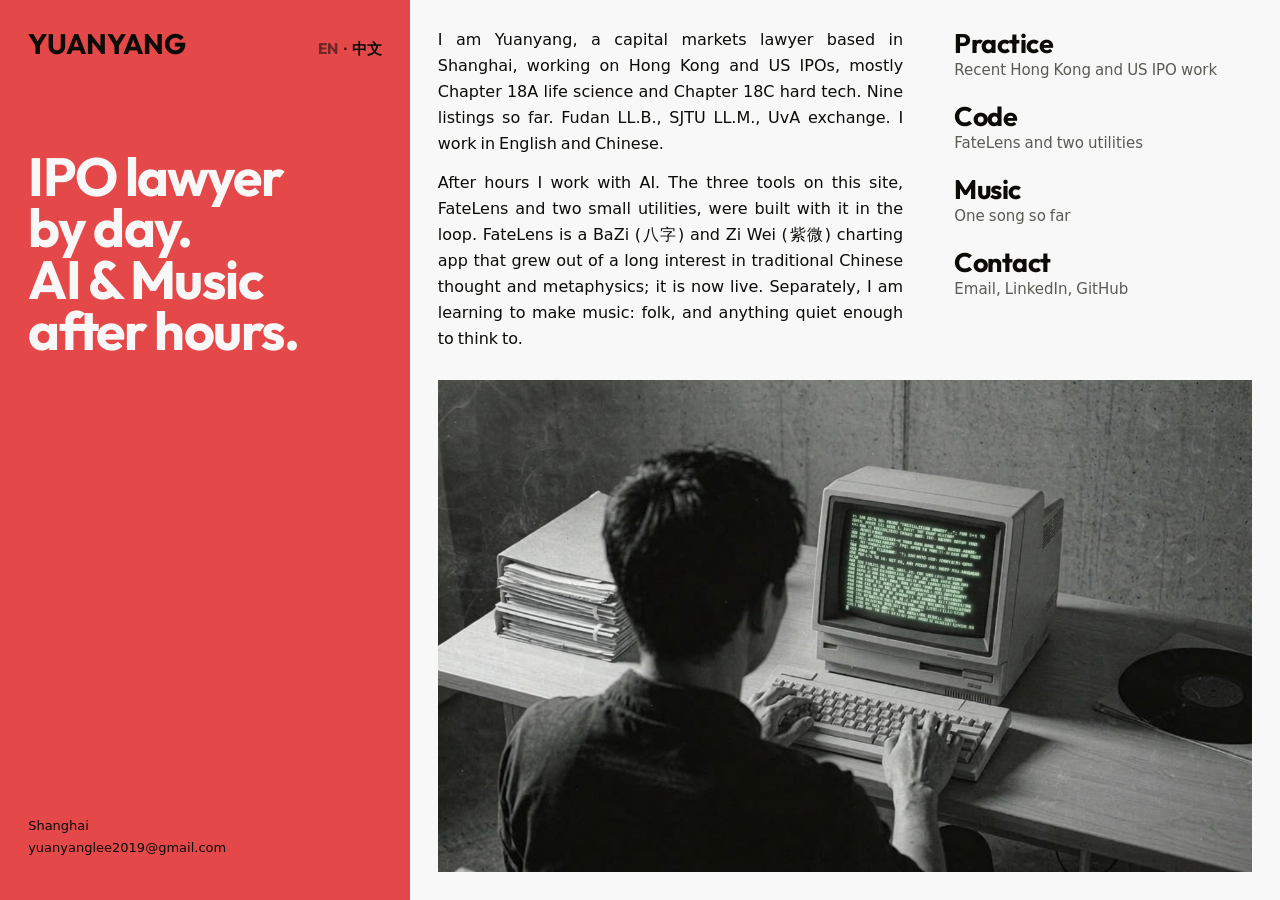
<file: index.html>
<!doctype html>
<html lang="en">
<head>
<meta charset="utf-8">
<meta name="viewport" content="width=device-width, initial-scale=1">
<title>Yuanyang — Capital Markets Lawyer</title>
<meta name="description" content="Yuanyang is a capital markets lawyer based in Shanghai, working mainly on Hong Kong and US IPOs, mostly Chapter 18A life science and Chapter 18C hard tech. After hours he builds small offline tools and is learning to make music.">
<meta property="og:type" content="profile">
<meta property="og:title" content="Yuanyang — Capital Markets Lawyer">
<meta property="og:url" content="https://yuanyang.loc.cc/">
<meta property="og:image" content="https://yuanyang.loc.cc/assets/og.jpg">
<meta property="og:image:width" content="1200">
<meta property="og:image:height" content="630">
<meta name="twitter:card" content="summary_large_image">
<meta name="twitter:title" content="Yuanyang — Capital Markets Lawyer">
<meta name="twitter:image" content="https://yuanyang.loc.cc/assets/og.jpg">
<link rel="alternate" hreflang="en" href="https://yuanyang.loc.cc/">
<link rel="alternate" hreflang="zh-Hans" href="https://yuanyang.loc.cc/zh/">
<link rel="alternate" hreflang="x-default" href="https://yuanyang.loc.cc/">
<link rel="icon" href="assets/favicon-32.png" sizes="32x32">
<link rel="apple-touch-icon" href="assets/apple-touch-icon.png">
<style>
  @font-face{font-family:'Outfit';font-style:normal;font-weight:700;font-display:swap;
    src:url('assets/fonts/outfit-700.woff2') format('woff2')}
  @font-face{font-family:'Atkinson Hyperlegible';font-style:normal;font-weight:400;font-display:swap;
    src:url('assets/fonts/atkinson-hyperlegible-400.woff2') format('woff2')}
  @font-face{font-family:'Atkinson Hyperlegible';font-style:normal;font-weight:700;font-display:swap;
    src:url('assets/fonts/atkinson-hyperlegible-700.woff2') format('woff2')}
  @font-face{font-family:'Atkinson Hyperlegible';font-style:italic;font-weight:400;font-display:swap;
    src:url('assets/fonts/atkinson-hyperlegible-400-italic.woff2') format('woff2')}

  :root{
    --red:#E44849; --paper:#F8F8F8; --ink:#0C0B07; --muted:#5B5A55;
    --display:"Outfit","Segoe UI",Roboto,"Helvetica Neue",Arial,sans-serif;
    --base:"Atkinson Hyperlegible",system-ui,sans-serif;
    --gutter:clamp(20px,2.2vw,36px);
  }
  *{box-sizing:border-box}
  html,body{margin:0;height:100%}
  body{
    background:var(--paper); color:var(--ink);
    font-family:var(--base); font-size:clamp(16px,1.1vw,17px); line-height:1.62;
    -webkit-font-smoothing:antialiased; overflow:hidden;
  }
  a{color:inherit}

  .hero{display:grid;grid-template-columns:32% 68%;height:100svh}

  /* left: the field of colour */
  .block{
    background:var(--red); padding:var(--gutter);
    display:flex; flex-direction:column; container-type:inline-size;
  }
  .wordmark{
    font-family:var(--display); font-weight:700;
    font-size:clamp(22px,2.2vw,30px); letter-spacing:-.01em;
    text-transform:uppercase; margin:0; line-height:1.15;
  }
  .brand-row{display:flex;align-items:baseline;justify-content:space-between;gap:16px;flex-wrap:wrap}
  .wordmark a{text-decoration:none}
  .lang{margin:0;font-family:var(--display);font-weight:700;
        font-size:clamp(14px,1.2vw,16px);letter-spacing:-.01em;line-height:1.15;
        color:rgba(12,11,7,.72);white-space:nowrap}
  .lang a{text-decoration:none;color:var(--ink)}
  .lang a:hover,.lang a:focus-visible{text-decoration:underline;text-underline-offset:4px}
  .lang a[aria-current="true"]{opacity:.55;pointer-events:none}
  .lang .sep{margin:0 .35em}
  .wordmark a:hover{text-decoration:underline;text-underline-offset:4px}
  .claim{
    font-family:var(--display); font-weight:700; font-size:15.2cqi;
    line-height:.96; letter-spacing:-.03em; color:var(--paper);
    margin:clamp(56px,10vh,110px) 0 0;
  }
  .claim span{display:block}
  .block-foot{margin-top:auto;font-size:13px;line-height:1.7;color:var(--ink)}
  .block-foot a{text-decoration:none}
  .block-foot a:hover{text-decoration:underline;text-underline-offset:3px}

  /* right: paragraph and the four doors side by side, the room below */
  .page{
    padding:var(--gutter); display:flex; flex-direction:column;
    gap:clamp(20px,3vh,36px); min-height:0;
  }
  .top-row{
    display:grid; grid-template-columns:minmax(0,1.22fr) minmax(230px,.78fr);
    gap:clamp(24px,4vw,72px); align-items:start;
  }
  .copy{max-width:62ch}
  .copy p{margin:0;text-align:justify}
  .copy p + p{margin-top:.85em}
  .nav{display:grid;gap:clamp(12px,2vh,20px);justify-items:start;margin:0}
  .nav a{
    display:grid; gap:1px; text-decoration:none;
    padding-bottom:2px;
  }
  .nav .t{
    font-family:var(--display); font-weight:700;
    font-size:clamp(21px,2.1vw,28px); letter-spacing:-.02em; line-height:1.15;
  }
  .nav .d{font-size:15px;color:var(--muted);line-height:1.4}
  .nav a:hover .t,.nav a:focus-visible .t{color:var(--red)}
  .nav a:hover .t{text-decoration:underline;text-underline-offset:6px}
  .nav a:hover .d{color:var(--ink)}

  .shot{margin:0;flex:1 1 auto;min-height:0;overflow:hidden}
  .shot img{display:block;width:100%;height:100%;object-fit:cover;object-position:center 45%}

  @media (prefers-reduced-motion:no-preference){
    .rise{animation:rise .7s cubic-bezier(.2,.7,.2,1) both}
    .rise:nth-of-type(2){animation-delay:.07s}
    .rise:nth-of-type(3){animation-delay:.14s}
    .rise:nth-of-type(4){animation-delay:.21s}
    @keyframes rise{from{opacity:0;transform:translateY(14px)}to{opacity:1;transform:none}}
  }

  @media (max-width:980px){
    .top-row{grid-template-columns:1fr;gap:clamp(20px,4vw,32px)}
    .top-row .nav{order:-1}
  }
  @media (max-width:820px){
    html,body{height:auto}
    body{overflow:auto}
    .hero{grid-template-columns:1fr;height:auto;min-height:100svh}
    .block{padding:var(--gutter) var(--gutter) clamp(28px,6vh,48px);container-type:normal}
    .claim{font-size:clamp(36px,10.6vw,62px);margin:clamp(64px,9vh,88px) 0 0}
    .block-foot{margin-top:clamp(28px,6vh,48px)}
    .page{padding:var(--gutter);gap:clamp(20px,3vh,28px)}
    .nav{gap:14px}
    .shot{flex:0 0 auto}
    .shot img{height:44svh}
  }
</style>
</head>
<body>
<main class="hero">
  <div class="block">
    <div class="brand-row rise">
      <p class="wordmark"><a href="/">Yuanyang</a></p>
      <p class="lang" aria-label="Language">
        <a href="index.html" aria-current="true" lang="en">EN</a><span class="sep" aria-hidden="true">·</span><a href="zh/index.html" lang="zh-Hans">中文</a>
      </p>
    </div>
    <h1 class="claim">
      <span class="rise">IPO lawyer</span>
      <span class="rise">by day.</span>
      <span class="rise">AI &amp; Music</span>
      <span class="rise">after hours.</span>
    </h1>
    <p class="block-foot rise">Shanghai<br><a href="mailto:yuanyanglee2019@gmail.com">yuanyanglee2019@gmail.com</a></p>
  </div>

  <div class="page">
    <div class="top-row">
      <div class="copy rise">
        <p>I am Yuanyang, a capital markets lawyer based in Shanghai, working on Hong Kong and US IPOs, mostly Chapter 18A life science and Chapter 18C hard tech. Nine listings so far. Fudan LL.B., SJTU LL.M., UvA exchange. I work in English and Chinese.</p>
        <p>After hours I work with AI. The three tools on this site, FateLens and two small utilities, were built with it in the loop. FateLens is a BaZi (八字) and Zi Wei (紫微) charting app that grew out of a long interest in traditional Chinese thought and metaphysics; it is now live. Separately, I am learning to make music: folk, and anything quiet enough to think to.</p>
      </div>

      <nav class="nav rise" aria-label="Main">
        <a href="practice.html"><span class="t">Practice</span><span class="d">Recent Hong Kong and US IPO work</span></a>
        <a href="code.html"><span class="t">Code</span><span class="d">FateLens and two utilities</span></a>
        <a href="music.html"><span class="t">Music</span><span class="d">One song so far</span></a>
        <a href="contact.html"><span class="t">Contact</span><span class="d">Email, LinkedIn, GitHub</span></a>
      </nav>
    </div>

    <figure class="shot rise">
      <img src="assets/screen-final.jpg" alt="" width="1280" height="720">
    </figure>
  </div>
</main>
</body>
</html>
</file>
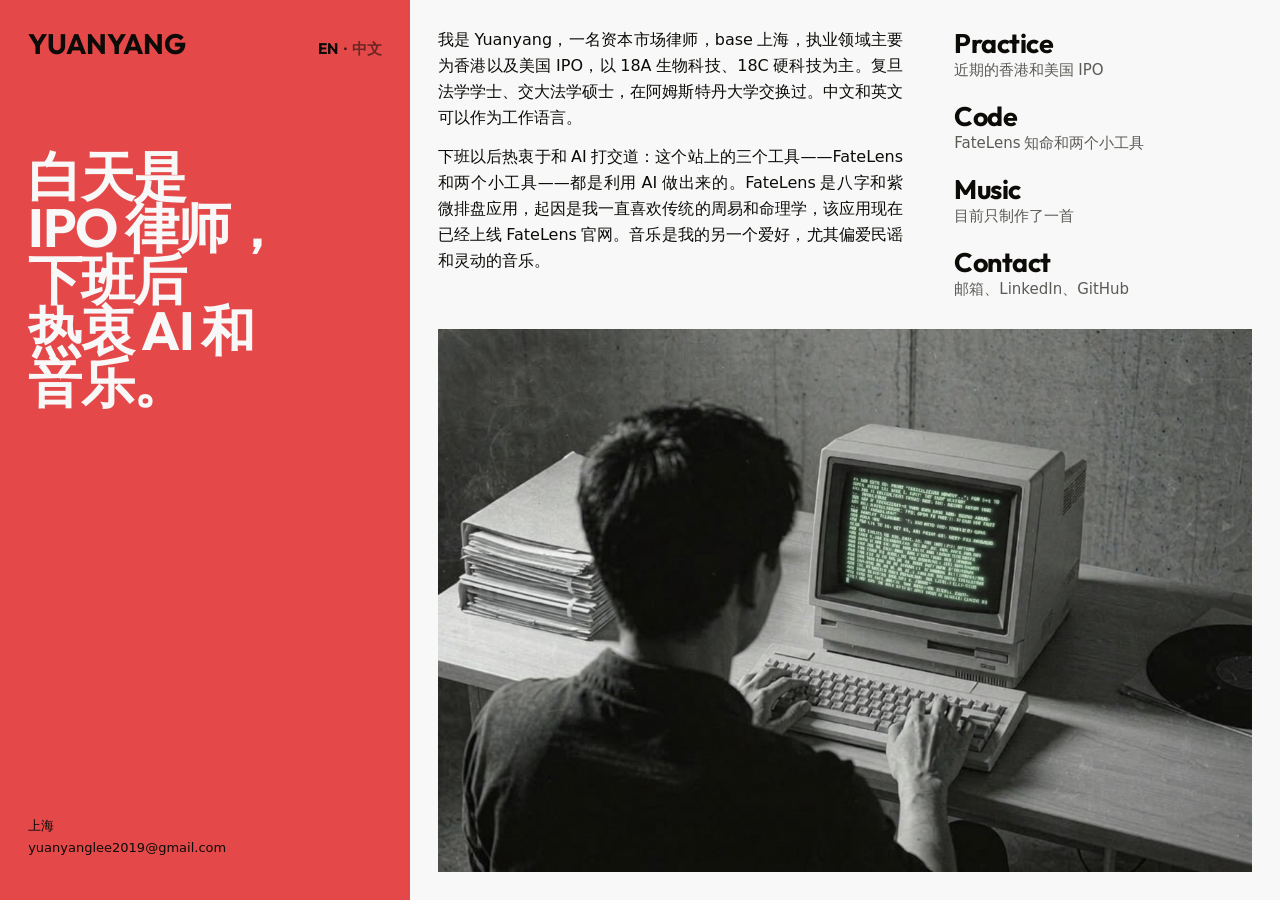
<file: zh/index.html>
<!doctype html>
<html lang="zh-Hans">
<head>
<meta charset="utf-8">
<meta name="viewport" content="width=device-width, initial-scale=1">
<title>Yuanyang — 资本市场律师</title>
<meta name="description" content="Yuanyang，资本市场律师，主要 base 上海，执业领域主要为香港以及美国 IPO，以 18A 生物科技、18C 硬科技为主。下班做小工具，正在学习制作音乐。">
<meta property="og:type" content="profile">
<meta property="og:title" content="Yuanyang — 资本市场律师">
<meta property="og:url" content="https://yuanyang.loc.cc/zh/">
<meta property="og:image" content="https://yuanyang.loc.cc/assets/og.jpg">
<meta property="og:image:width" content="1200">
<meta property="og:image:height" content="630">
<meta name="twitter:card" content="summary_large_image">
<meta name="twitter:title" content="Yuanyang — 资本市场律师">
<meta name="twitter:image" content="https://yuanyang.loc.cc/assets/og.jpg">
<link rel="alternate" hreflang="en" href="https://yuanyang.loc.cc/">
<link rel="alternate" hreflang="zh-Hans" href="https://yuanyang.loc.cc/zh/">
<link rel="alternate" hreflang="x-default" href="https://yuanyang.loc.cc/">
<link rel="icon" href="../assets/favicon-32.png" sizes="32x32">
<link rel="apple-touch-icon" href="../assets/apple-touch-icon.png">
<style>
  @font-face{font-family:'Outfit';font-style:normal;font-weight:700;font-display:swap;
    src:url('../assets/fonts/outfit-700.woff2') format('woff2')}
  @font-face{font-family:'Atkinson Hyperlegible';font-style:normal;font-weight:400;font-display:swap;
    src:url('../assets/fonts/atkinson-hyperlegible-400.woff2') format('woff2')}
  @font-face{font-family:'Atkinson Hyperlegible';font-style:normal;font-weight:700;font-display:swap;
    src:url('../assets/fonts/atkinson-hyperlegible-700.woff2') format('woff2')}
  @font-face{font-family:'Atkinson Hyperlegible';font-style:italic;font-weight:400;font-display:swap;
    src:url('../assets/fonts/atkinson-hyperlegible-400-italic.woff2') format('woff2')}

  :root{
    --red:#E44849; --paper:#F8F8F8; --ink:#0C0B07; --muted:#5B5A55;
    --display:"Outfit","Segoe UI",Roboto,"Helvetica Neue",Arial,sans-serif;
    --base:"Atkinson Hyperlegible",system-ui,sans-serif;
    --gutter:clamp(20px,2.2vw,36px);
  }
  *{box-sizing:border-box}
  html,body{margin:0;height:100%}
  body{
    background:var(--paper); color:var(--ink);
    font-family:var(--base); font-size:clamp(16px,1.1vw,17px); line-height:1.62;
    -webkit-font-smoothing:antialiased; overflow:hidden;
  }
  a{color:inherit}

  .hero{display:grid;grid-template-columns:32% 68%;height:100svh}

  .block{
    background:var(--red); padding:var(--gutter);
    display:flex; flex-direction:column; container-type:inline-size;
  }
  .brand-row{display:flex;align-items:baseline;justify-content:space-between;gap:16px;flex-wrap:wrap}
  .wordmark{
    font-family:var(--display); font-weight:700;
    font-size:clamp(22px,2.2vw,30px); letter-spacing:-.01em;
    text-transform:uppercase; margin:0; line-height:1.15;
  }
  .wordmark a{text-decoration:none}
  .wordmark a:hover{text-decoration:underline;text-underline-offset:4px}
  .lang{margin:0;font-family:var(--display);font-weight:700;
        font-size:clamp(14px,1.2vw,16px);letter-spacing:-.01em;line-height:1.15;
        color:rgba(12,11,7,.72);white-space:nowrap}
  .lang a{text-decoration:none;color:var(--ink)}
  .lang a:hover,.lang a:focus-visible{text-decoration:underline;text-underline-offset:4px}
  .lang a[aria-current="true"]{opacity:.55;pointer-events:none}
  .lang .sep{margin:0 .35em}
  .claim{
    font-family:var(--display); font-weight:700; font-size:15.2cqi;
    line-height:.96; letter-spacing:-.03em; color:var(--paper);
    margin:clamp(56px,10vh,110px) 0 0;
  }
  .claim span{display:block}
  .block-foot{margin-top:auto;font-size:13px;line-height:1.7;color:var(--ink)}
  .block-foot a{text-decoration:none}
  .block-foot a:hover{text-decoration:underline;text-underline-offset:3px}

  .page{
    padding:var(--gutter); display:flex; flex-direction:column;
    gap:clamp(20px,3vh,36px); min-height:0;
  }
  .top-row{
    display:grid; grid-template-columns:minmax(0,1.22fr) minmax(230px,.78fr);
    gap:clamp(24px,4vw,72px); align-items:start;
  }
  .copy{max-width:62ch}
  .copy p{margin:0;text-align:justify}
  .copy p + p{margin-top:.85em}
  .nav{display:grid;gap:clamp(12px,2vh,20px);justify-items:start;margin:0}
  .nav a{
    display:grid; gap:1px; text-decoration:none;
    padding-bottom:2px;
  }
  .nav .t{
    font-family:var(--display); font-weight:700;
    font-size:clamp(21px,2.1vw,28px); letter-spacing:-.02em; line-height:1.15;
  }
  .nav .d{font-size:15px;color:var(--muted);line-height:1.4}
  .nav a:hover .t,.nav a:focus-visible .t{color:var(--red)}
  .nav a:hover .t{text-decoration:underline;text-underline-offset:6px}
  .nav a:hover .d{color:var(--ink)}

  .shot{margin:0;flex:1 1 auto;min-height:0;overflow:hidden}
  .shot img{display:block;width:100%;height:100%;object-fit:cover;object-position:center 45%}

  @media (prefers-reduced-motion:no-preference){
    .rise{animation:rise .7s cubic-bezier(.2,.7,.2,1) both}
    .rise:nth-of-type(2){animation-delay:.07s}
    .rise:nth-of-type(3){animation-delay:.14s}
    .rise:nth-of-type(4){animation-delay:.21s}
    .rise:nth-of-type(5){animation-delay:.28s}
    @keyframes rise{from{opacity:0;transform:translateY(14px)}to{opacity:1;transform:none}}
  }

  @media (max-width:980px){
    .top-row{grid-template-columns:1fr;gap:clamp(20px,4vw,32px)}
    .top-row .nav{order:-1}
  }
  @media (max-width:820px){
    html,body{height:auto}
    body{overflow:auto}
    .hero{grid-template-columns:1fr;height:auto;min-height:100svh}
    .block{padding:var(--gutter) var(--gutter) clamp(28px,6vh,48px);container-type:normal}
    .claim{font-size:clamp(36px,10.6vw,62px);margin:clamp(64px,9vh,88px) 0 0}
    .block-foot{margin-top:clamp(28px,6vh,48px)}
    .page{padding:var(--gutter);gap:clamp(20px,3vh,28px)}
    .nav{gap:14px}
    .shot{flex:0 0 auto}
    .shot img{height:44svh}
  }
</style>
</head>
<body>
<main class="hero">
  <div class="block">
    <div class="brand-row rise">
      <p class="wordmark"><a href="index.html">Yuanyang</a></p>
      <p class="lang" aria-label="语言">
        <a href="../index.html" lang="en">EN</a><span class="sep" aria-hidden="true">·</span><a href="index.html" aria-current="true" lang="zh-Hans">中文</a>
      </p>
    </div>
    <h1 class="claim">
      <span class="rise">白天是</span>
      <span class="rise">IPO 律师，</span>
      <span class="rise">下班后</span>
      <span class="rise">热衷 AI 和</span>
      <span class="rise">音乐。</span>
    </h1>
    <p class="block-foot rise">上海<br><a href="mailto:yuanyanglee2019@gmail.com">yuanyanglee2019@gmail.com</a></p>
  </div>

  <div class="page">
    <div class="top-row">
      <div class="copy rise">
        <p>我是 Yuanyang，一名资本市场律师，base 上海，执业领域主要为香港以及美国 IPO，以 18A 生物科技、18C 硬科技为主。复旦法学学士、交大法学硕士，在阿姆斯特丹大学交换过。中文和英文可以作为工作语言。</p>
        <p>下班以后热衷于和 AI 打交道：这个站上的三个工具——FateLens 和两个小工具——都是利用 AI 做出来的。FateLens 是八字和紫微排盘应用，起因是我一直喜欢传统的周易和命理学，该应用现在已经上线 FateLens 官网。音乐是我的另一个爱好，尤其偏爱民谣和灵动的音乐。</p>
      </div>

      <nav class="nav rise" aria-label="主导航">
        <a href="practice.html"><span class="t">Practice</span><span class="d">近期的香港和美国 IPO</span></a>
        <a href="code.html"><span class="t">Code</span><span class="d">FateLens 知命和两个小工具</span></a>
        <a href="music.html"><span class="t">Music</span><span class="d">目前只制作了一首</span></a>
        <a href="contact.html"><span class="t">Contact</span><span class="d">邮箱、LinkedIn、GitHub</span></a>
      </nav>
    </div>

    <figure class="shot rise">
      <img src="../assets/screen-final.jpg" alt="" width="1280" height="720">
    </figure>
  </div>
</main>
</body>
</html>
</file>
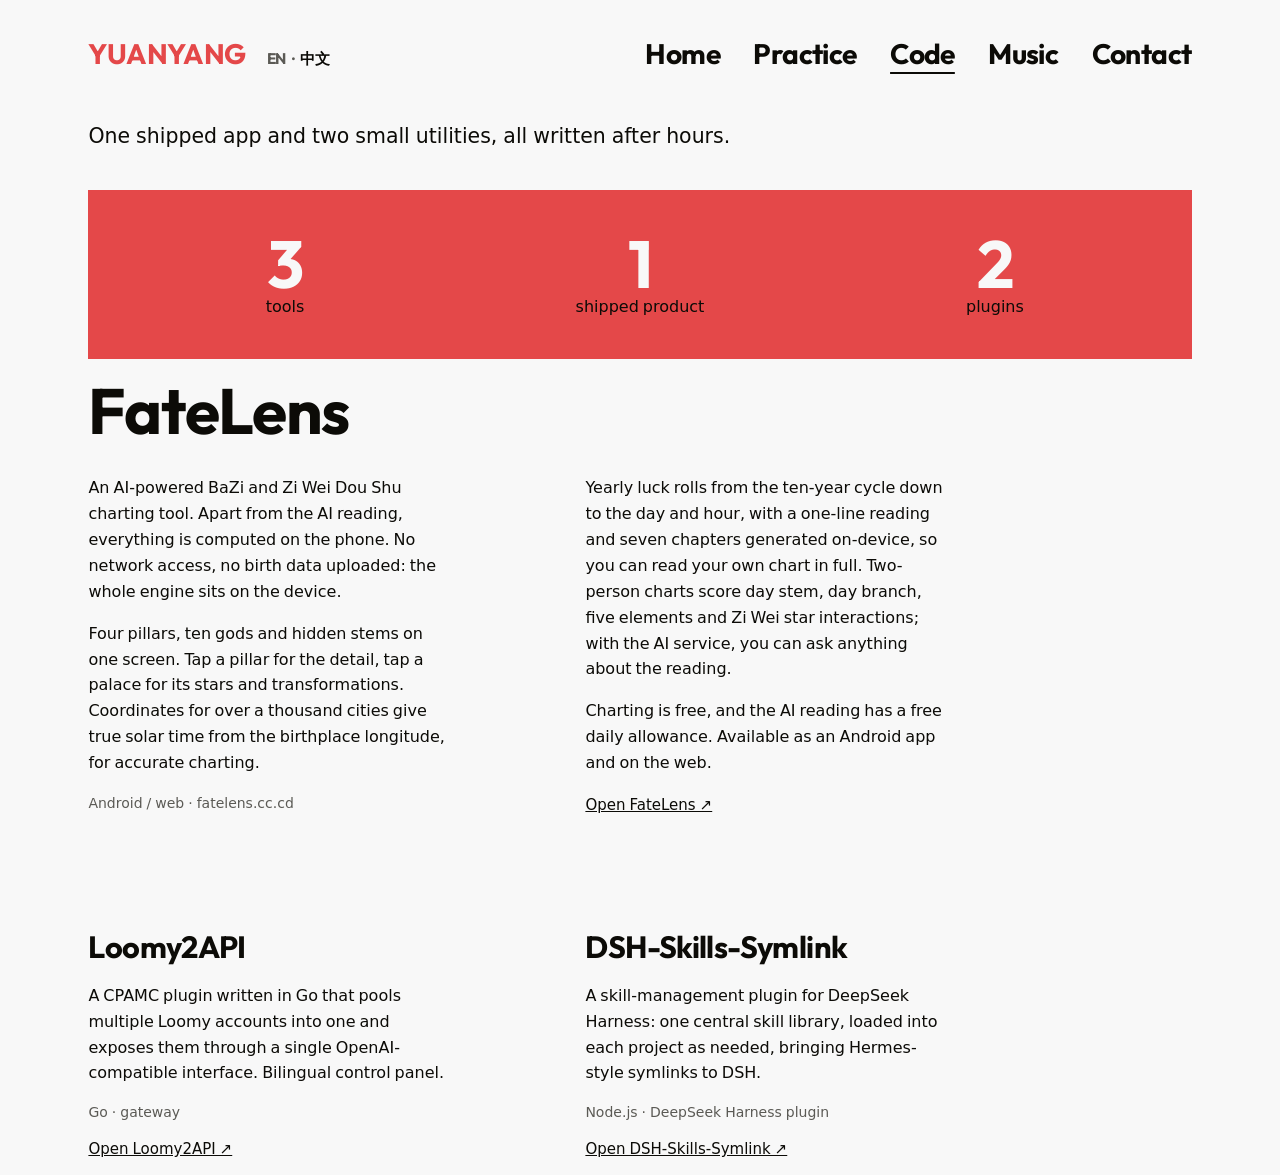
<file: code.html>
<!doctype html>
<html lang="en">
<head>
<meta charset="utf-8">
<meta name="viewport" content="width=device-width, initial-scale=1">
<title>Code · Yuanyang</title>
<meta name="description" content="FateLens, plus two small utilities I built after hours.">
<meta property="og:type" content="website">
<meta property="og:title" content="Code · Yuanyang">
<meta property="og:url" content="https://yuanyang.loc.cc/code.html">
<meta property="og:image" content="https://yuanyang.loc.cc/assets/og.jpg">
<meta property="og:image:width" content="1200">
<meta property="og:image:height" content="630">
<meta name="twitter:card" content="summary_large_image">
<meta name="twitter:image" content="https://yuanyang.loc.cc/assets/og.jpg">
<link rel="alternate" hreflang="en" href="https://yuanyang.loc.cc/code.html">
<link rel="alternate" hreflang="zh-Hans" href="https://yuanyang.loc.cc/zh/code.html">
<link rel="alternate" hreflang="x-default" href="https://yuanyang.loc.cc/code.html">
<link rel="icon" href="assets/favicon-32.png" sizes="32x32">
<link rel="apple-touch-icon" href="assets/apple-touch-icon.png">
<link rel="stylesheet" href="styles.css?v=6">
<style>
.lead-proj{display:block;margin:0 0 clamp(56px,7vw,96px)}
.lead-proj h2{font-size:clamp(38px,5vw,72px);line-height:.95;letter-spacing:-.02em;
              margin:0 0 clamp(20px,3vw,34px)}
.lead-proj .two,.small-projs{display:grid;
                grid-template-columns:minmax(0,1fr) minmax(0,1.4fr);
                gap:clamp(24px,5vw,88px);align-items:start}
.lead-proj .two p{margin:0 0 1em;max-width:46ch}
.stack{font-size:14px;color:var(--muted);margin:0}
.small-projs article h2{font-size:clamp(24px,2.4vw,34px);margin:0 0 12px}
.small-projs article p{margin:0 0 .9em;max-width:46ch}
.go{font-size:15px}
@media (max-width:820px){
  .lead-proj .two,.small-projs{grid-template-columns:1fr}
  /* 手机端：FateLens 与两个小项目、以及两个小项目之间，用同一档间距 */
  .lead-proj{margin-bottom:24px}
  .small-projs{row-gap:24px}
}
</style>
</head>
<body>
  <header class="top wrap">
    <div class="brand">
      <p class="wordmark"><a href="index.html">Yuanyang</a></p>
    <p class="lang" aria-label="Language">
      <a href="code.html" aria-current="true" lang="en">EN</a><span class="sep" aria-hidden="true">·</span><a href="zh/code.html" lang="zh-Hans">中文</a>
    </p>
    </div>
      <nav class="nav" aria-label="Main">
        <a href="index.html" class="nav-home">Home</a>
        <a href="practice.html">Practice</a>
        <a href="code.html" aria-current="page">Code</a>
        <a href="music.html">Music</a>
        <a href="contact.html">Contact</a>
      </nav>
  </header>
  <main class="wrap">
    <h1 class="visually-hidden">Code</h1>
    <p class="lede rise">One shipped app and two small utilities, all written after hours.</p>
    <div class="band rise">
      <p><b>3</b><span>tools</span></p>
      <p><b>1</b><span>shipped product</span></p>
      <p><b>2</b><span>plugins</span></p>
    </div>

    <article class="lead-proj rise">
      <h2>FateLens</h2>
      <div class="two">
        <div>
          <p>An AI-powered BaZi and Zi Wei Dou Shu charting tool. Apart from the AI reading, everything is computed on the phone. No network access, no birth data uploaded: the whole engine sits on the device.</p>
          <p>Four pillars, ten gods and hidden stems on one screen. Tap a pillar for the detail, tap a palace for its stars and transformations. Coordinates for over a thousand cities give true solar time from the birthplace longitude, for accurate charting.</p>
          <p class="stack">Android / web · fatelens.cc.cd</p>
        </div>
        <div>
          <p>Yearly luck rolls from the ten-year cycle down to the day and hour, with a one-line reading and seven chapters generated on-device, so you can read your own chart in full. Two-person charts score day stem, day branch, five elements and Zi Wei star interactions; with the AI service, you can ask anything about the reading.</p>
          <p>Charting is free, and the AI reading has a free daily allowance. Available as an Android app and on the web.</p>
          <p class="go"><a href="https://fatelens.cc.cd">Open FateLens ↗</a></p>
        </div>
      </div>
    </article>

    <div class="small-projs rise">
      <article>
        <h2>Loomy2API</h2>
        <p>A CPAMC plugin written in Go that pools multiple Loomy accounts into one and exposes them through a single OpenAI-compatible interface. Bilingual control panel.</p>
        <p class="stack">Go · gateway</p>
        <p class="go"><a href="https://github.com/MYSTERY2019/Loomy2api-CPAMC">Open Loomy2API ↗</a></p>
      </article>
      <article>
        <h2>DSH-Skills-Symlink</h2>
        <p>A skill-management plugin for DeepSeek Harness: one central skill library, loaded into each project as needed, bringing Hermes-style symlinks to DSH.</p>
        <p class="stack">Node.js · DeepSeek Harness plugin</p>
        <p class="go"><a href="https://github.com/MYSTERY2019/dsh-skills-symlink">Open DSH-Skills-Symlink ↗</a></p>
      </article>
    </div>
  </main>
</body>
</html>
</file>
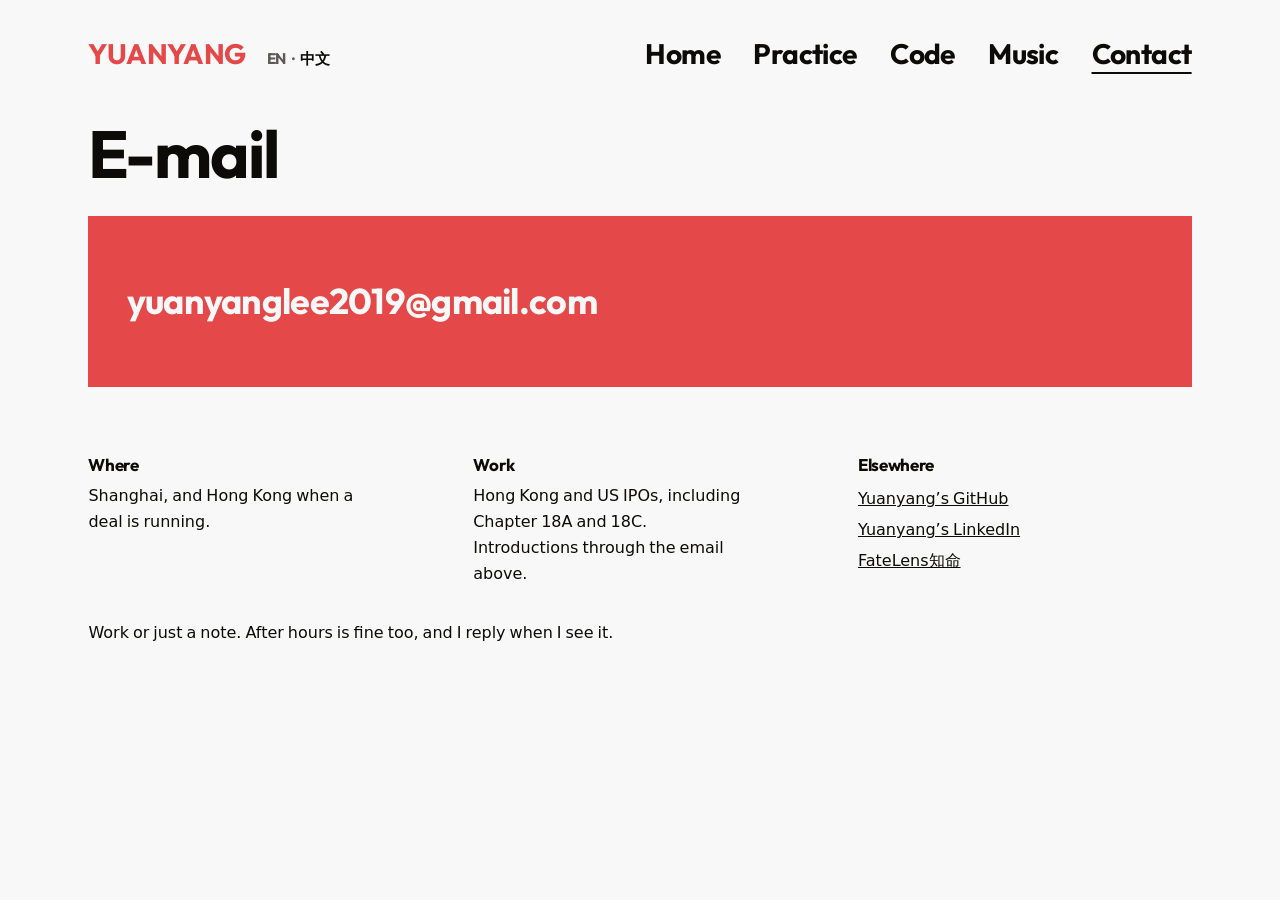
<file: contact.html>
<!doctype html>
<html lang="en">
<head>
<meta charset="utf-8">
<meta name="viewport" content="width=device-width, initial-scale=1">
<title>Contact · Yuanyang</title>
<meta property="og:type" content="website">
<meta property="og:title" content="Contact · Yuanyang">
<meta property="og:url" content="https://yuanyang.loc.cc/contact.html">
<meta property="og:image" content="https://yuanyang.loc.cc/assets/og.jpg">
<meta property="og:image:width" content="1200">
<meta property="og:image:height" content="630">
<meta name="twitter:card" content="summary_large_image">
<meta name="twitter:image" content="https://yuanyang.loc.cc/assets/og.jpg">
<link rel="alternate" hreflang="en" href="https://yuanyang.loc.cc/contact.html">
<link rel="alternate" hreflang="zh-Hans" href="https://yuanyang.loc.cc/zh/contact.html">
<link rel="alternate" hreflang="x-default" href="https://yuanyang.loc.cc/contact.html">
<link rel="icon" href="assets/favicon-32.png" sizes="32x32">
<link rel="apple-touch-icon" href="assets/apple-touch-icon.png">
<link rel="stylesheet" href="styles.css?v=6">
<style>
.bigband{
  background:var(--red); color:var(--paper);
  padding:clamp(32px,5vw,72px) clamp(20px,3vw,44px);
  margin:0 0 clamp(36px,5vw,64px);
}
.bigband a{
  font-family:var(--display); font-weight:700;
  font-size:clamp(24px,2.8vw,36px); line-height:1.15; letter-spacing:-.02em;
  text-decoration:none; word-break:break-word;
}
.bigband a:hover{text-decoration:underline;text-underline-offset:8px}
.contact-cols{display:grid;grid-template-columns:repeat(3,minmax(0,1fr));
              gap:clamp(24px,4vw,56px)}
.contact-cols h2{font-size:17px;font-weight:700;margin:0 0 6px}
.contact-cols p{margin:0 0 1.1em;max-width:34ch}
.contact-cols .links3{line-height:1.95}
@media (max-width:820px){.contact-cols{grid-template-columns:1fr}}
</style>
</head>
<body>
  <header class="top wrap">
    <div class="brand">
      <p class="wordmark"><a href="index.html">Yuanyang</a></p>
    <p class="lang" aria-label="Language">
      <a href="contact.html" aria-current="true" lang="en">EN</a><span class="sep" aria-hidden="true">·</span><a href="zh/contact.html" lang="zh-Hans">中文</a>
    </p>
    </div>
      <nav class="nav" aria-label="Main">
        <a href="index.html" class="nav-home">Home</a>
        <a href="practice.html">Practice</a>
        <a href="code.html">Code</a>
        <a href="music.html">Music</a>
        <a href="contact.html" aria-current="page">Contact</a>
      </nav>
  </header>
  <main class="wrap">
    <h1 class="rise">E-mail</h1>
    <div class="bigband rise"><a href="mailto:yuanyanglee2019@gmail.com">yuanyanglee2019@gmail.com</a></div>
    <div class="contact-cols rise">
      <div>
        <h2 class="rise">Where</h2>
        <p class="rise">Shanghai, and Hong Kong when a deal is running.</p>
      </div>
      <div>
        <h2 class="rise">Work</h2>
        <p class="rise">Hong Kong and US IPOs, including Chapter 18A and 18C. Introductions through the email above.</p>
      </div>
      <div>
        <h2 class="rise">Elsewhere</h2>
        <p class="rise links3"><a href="https://github.com/MYSTERY2019">Yuanyang&#8217;s GitHub</a><br>
           <a href="https://www.linkedin.com/in/yuanyanglee/">Yuanyang&#8217;s LinkedIn</a><br>
           <a href="https://fatelens.cc.cd">FateLens&#30693;&#21629;</a></p>
      </div>
    </div>
    <p class="note rise">Work or just a note. After hours is fine too, and I reply when I see it.</p>
  </main>
</body>
</html>
</file>
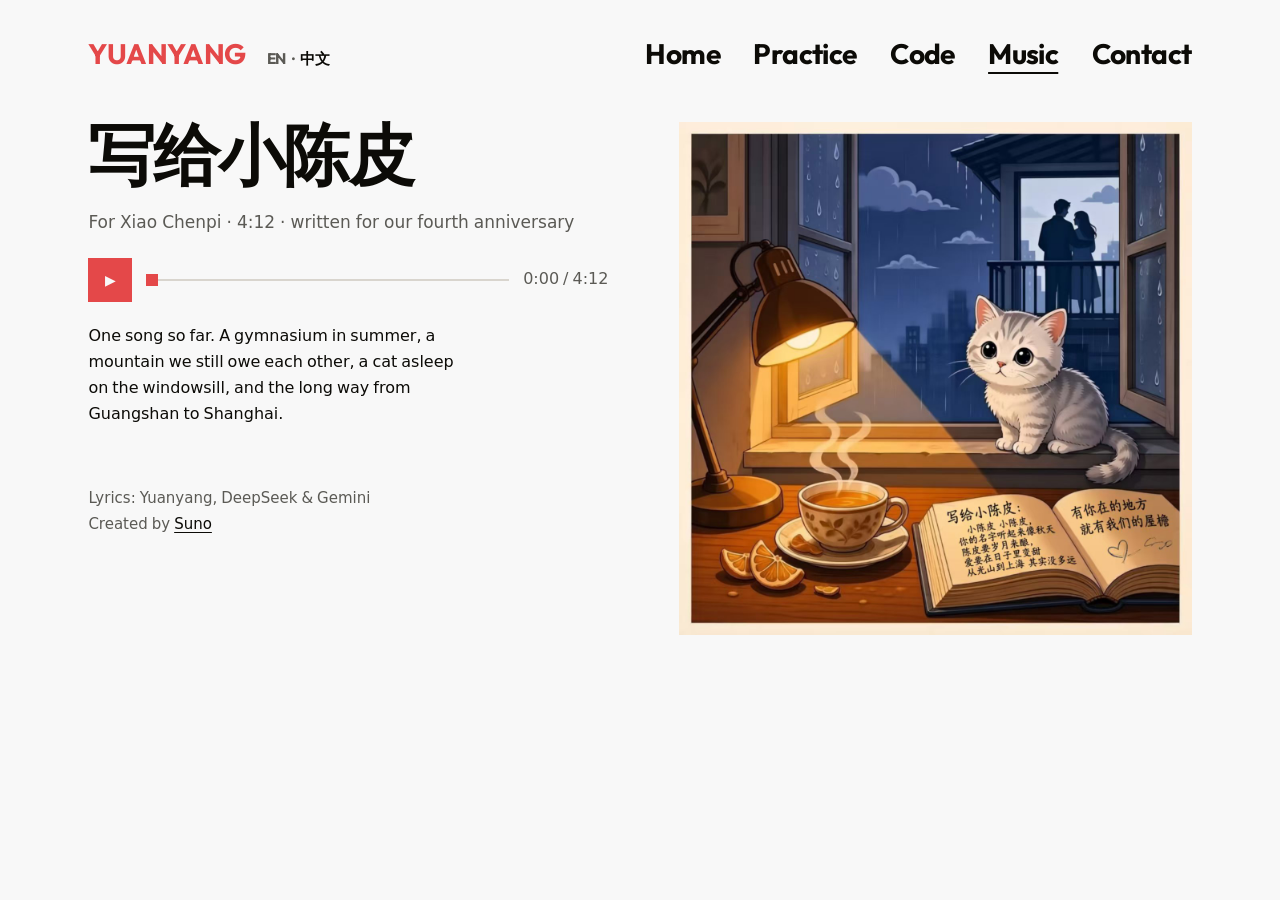
<file: music.html>
<!doctype html>
<html lang="en">
<head>
<meta charset="utf-8">
<meta name="viewport" content="width=device-width, initial-scale=1">
<title>Music · Yuanyang</title>
<meta property="og:type" content="website">
<meta property="og:title" content="Music · Yuanyang">
<meta property="og:url" content="https://yuanyang.loc.cc/music.html">
<meta property="og:image" content="https://yuanyang.loc.cc/assets/og.jpg">
<meta property="og:image:width" content="1200">
<meta property="og:image:height" content="630">
<meta name="twitter:card" content="summary_large_image">
<meta name="twitter:image" content="https://yuanyang.loc.cc/assets/og.jpg">
<link rel="alternate" hreflang="en" href="https://yuanyang.loc.cc/music.html">
<link rel="alternate" hreflang="zh-Hans" href="https://yuanyang.loc.cc/zh/music.html">
<link rel="alternate" hreflang="x-default" href="https://yuanyang.loc.cc/music.html">
<link rel="icon" href="assets/favicon-32.png" sizes="32x32">
<link rel="apple-touch-icon" href="assets/apple-touch-icon.png">
<link rel="stylesheet" href="styles.css?v=6">
<style>
.music{display:grid;grid-template-columns:minmax(0,1.02fr) minmax(0,.98fr);
       gap:clamp(28px,4.5vw,80px);align-items:start}
.music .left{display:flex;flex-direction:column;gap:clamp(16px,2.4vh,28px)}
.music h1{font-size:clamp(38px,5.2vw,74px);line-height:.98;letter-spacing:-.03em;margin:0}
.music .sub{font-size:17px;color:var(--muted);margin:0}
.music .story{max-width:46ch;margin:0}
.music .credits{margin:clamp(20px,4vh,52px) 0 0;font-size:15px;color:var(--muted)}
.music .credits p{margin:0;line-height:1.75}
.music .credits a{color:var(--ink);text-decoration:underline;text-underline-offset:3px}
.sleeve{margin:0}
.sleeve img{display:block;width:100%;height:auto}
.music .p2-btn{background:var(--red);border-color:var(--red);color:var(--paper)}
.music .p2-btn:hover,.music .p2-btn:focus-visible{background:var(--ink);border-color:var(--ink);color:var(--paper)}
@media (max-width:880px){
  .music{grid-template-columns:1fr}
  .sleeve{order:-1}
}
</style>
</head>
<body>
  <header class="top wrap">
    <div class="brand">
      <p class="wordmark"><a href="index.html">Yuanyang</a></p>
    <p class="lang" aria-label="Language">
      <a href="music.html" aria-current="true" lang="en">EN</a><span class="sep" aria-hidden="true">·</span><a href="zh/music.html" lang="zh-Hans">中文</a>
    </p>
    </div>
      <nav class="nav" aria-label="Main">
        <a href="index.html" class="nav-home">Home</a>
        <a href="practice.html">Practice</a>
        <a href="code.html">Code</a>
        <a href="music.html" aria-current="page">Music</a>
        <a href="contact.html">Contact</a>
      </nav>
  </header>
  <main class="wrap">
    <div class="music">
      <div class="left">
        <h1 class="rise">写给小陈皮</h1>
        <p class="sub rise">For Xiao Chenpi · 4:12 · written for our fourth anniversary</p>
        <div class="player2 rise" data-src="assets/xiao-chenpi-web.mp3" data-label="For Xiao Chenpi">
          <span class="p2-time">0:00 / 4:12</span>
          <button class="p2-btn" type="button" aria-label="Play For Xiao Chenpi">&#9654;</button>
          <div class="p2-track"><input type="range" min="0" max="100" value="0" step="0.1" aria-label="Seek"></div>
        </div>
        <p class="story rise">One song so far. A gymnasium in summer, a mountain we still owe each other, a cat asleep on the windowsill, and the long way from Guangshan to Shanghai.</p>
        <div class="credits rise">
          <p>Lyrics: Yuanyang, DeepSeek &amp; Gemini</p>
          <p>Created by <a href="https://suno.com">Suno</a></p>
        </div>
      </div>
      <figure class="sleeve rise">
        <img src="assets/xiao-chenpi-cover.jpg" alt="Cover artwork for the song" width="1280" height="1280">
      </figure>
    </div>
    <script src="assets/player.js" defer></script>
  </main>
</body>
</html>
</file>
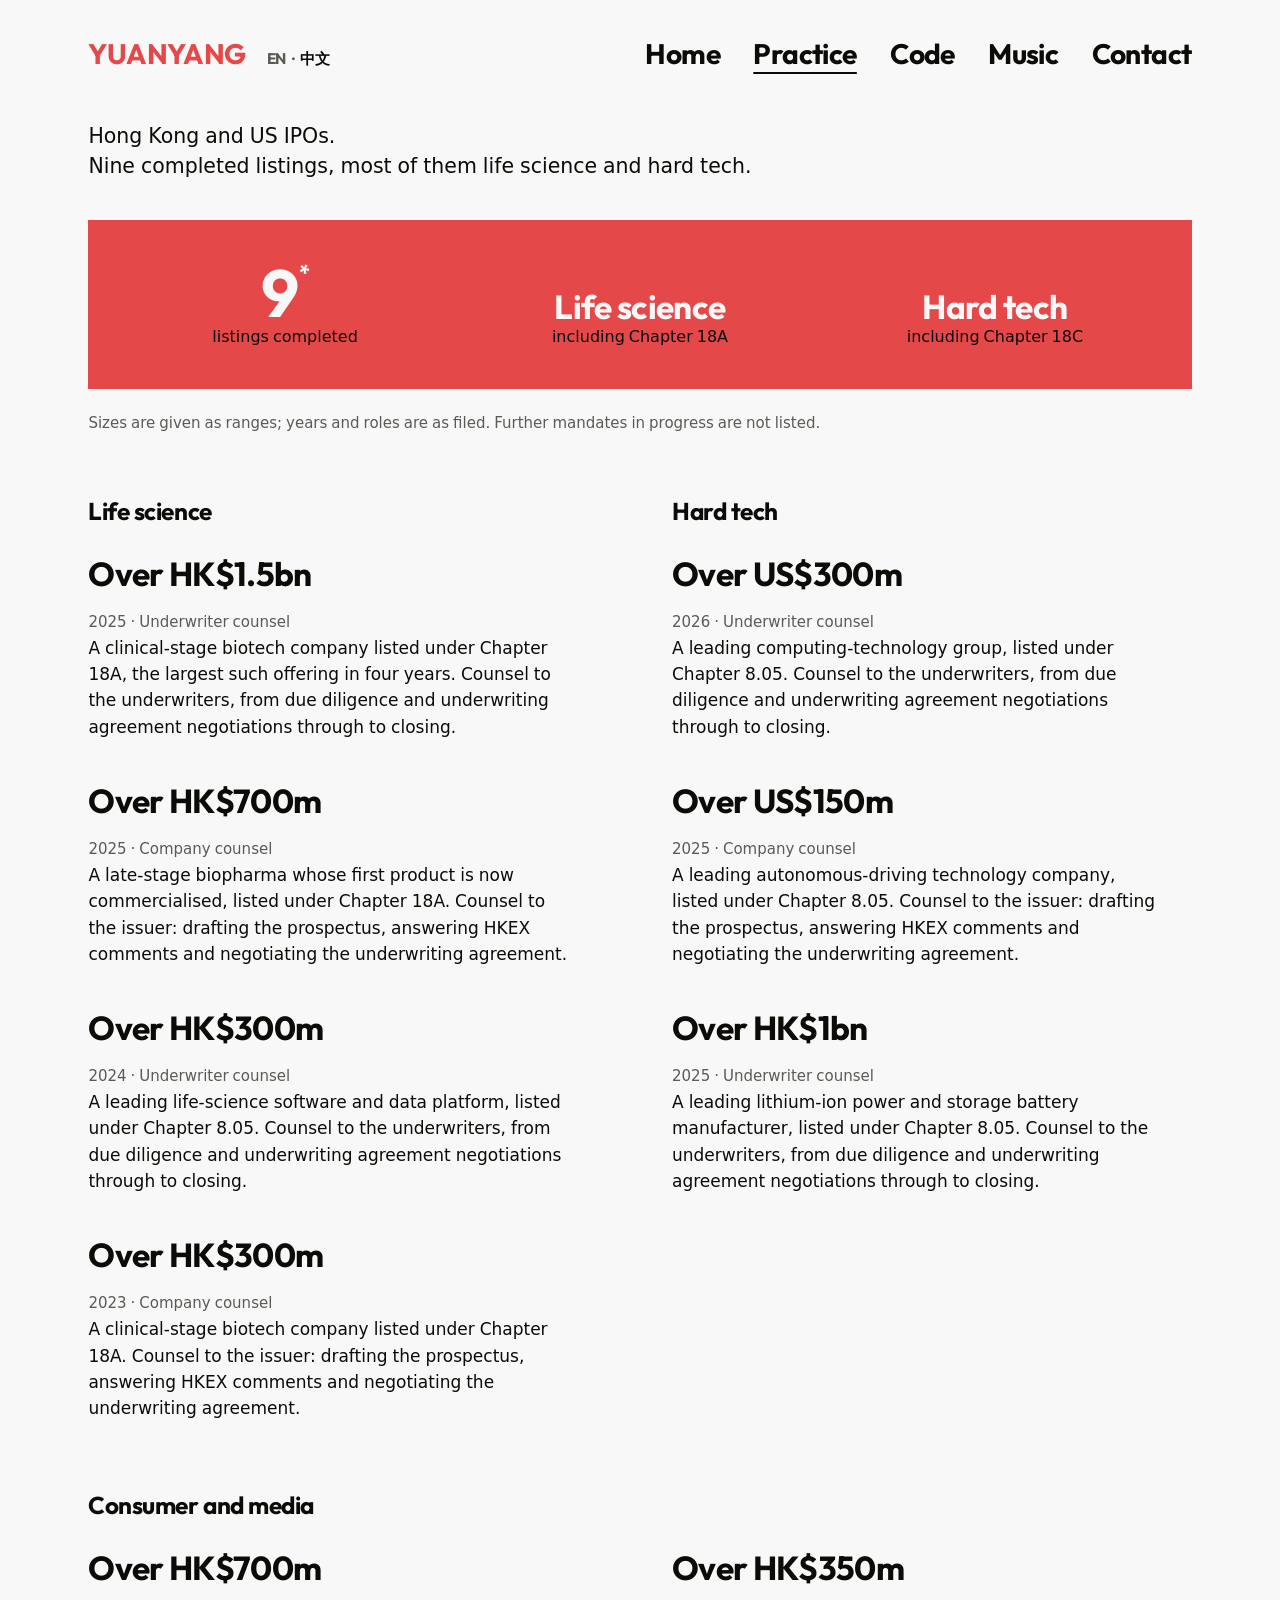
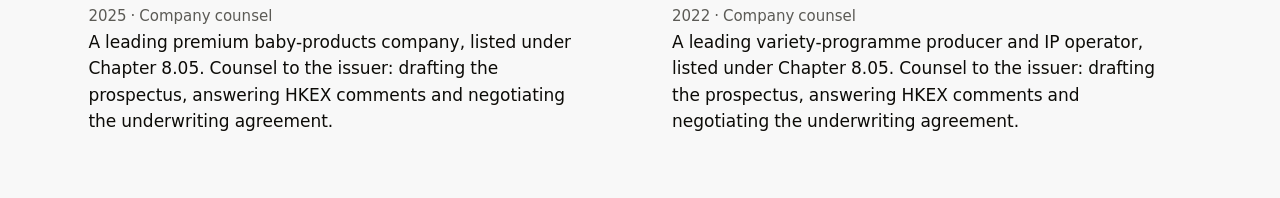
<file: practice.html>
<!doctype html>
<html lang="en">
<head>
<meta charset="utf-8">
<meta name="viewport" content="width=device-width, initial-scale=1">
<title>Practice · Yuanyang</title>
<meta name="description" content="Yuanyang, capital markets lawyer in Shanghai: Hong Kong and US IPOs, Chapter 18A and 18C, plus the tools and music he makes after hours.">
<meta property="og:type" content="website">
<meta property="og:title" content="Practice · Yuanyang">
<meta property="og:url" content="https://yuanyang.loc.cc/practice.html">
<meta property="og:image" content="https://yuanyang.loc.cc/assets/og.jpg">
<meta property="og:image:width" content="1200">
<meta property="og:image:height" content="630">
<meta name="twitter:card" content="summary_large_image">
<meta name="twitter:image" content="https://yuanyang.loc.cc/assets/og.jpg">
<link rel="alternate" hreflang="en" href="https://yuanyang.loc.cc/practice.html">
<link rel="alternate" hreflang="zh-Hans" href="https://yuanyang.loc.cc/zh/practice.html">
<link rel="alternate" hreflang="x-default" href="https://yuanyang.loc.cc/practice.html">
<link rel="icon" href="assets/favicon-32.png" sizes="32x32">
<link rel="apple-touch-icon" href="assets/apple-touch-icon.png">
<link rel="stylesheet" href="styles.css?v=6">
<style>
.deals{list-style:none;margin:0;padding:0}
.groups{display:grid;grid-template-columns:repeat(2,minmax(0,1fr));gap:0 clamp(32px,5vw,80px)}
.groups .group:last-child{grid-column:1 / -1}
.groups .group:last-child .deals{display:grid;grid-template-columns:repeat(2,minmax(0,1fr));gap:0 clamp(32px,5vw,80px)}
.groups .group:last-child{grid-column:1 / -1}
.deals li{
  display:grid;grid-template-columns:minmax(0,1fr);gap:2px;
  padding:clamp(9px,1vw,14px) 0;
}
.amt{display:block;font-family:var(--display);font-weight:700;
     font-size:clamp(26px,2.6vw,36px);letter-spacing:-.02em;line-height:1.05}
.desc{max-width:54ch;font-size:17px;line-height:1.55}
.role{display:block;color:var(--muted);font-size:15px;margin-bottom:2px}
.d2{display:block}
.group{margin:0 0 clamp(20px,2.6vw,34px)}
.group h2{font-size:clamp(20px,1.9vw,26px);margin:0 0 clamp(8px,1vw,14px)}
.note{font-size:15px;color:var(--muted);margin:0 0 clamp(34px,4.4vw,58px)}
@media (max-width:980px){
  .groups{grid-template-columns:1fr}
  .groups .group:last-child .deals{grid-template-columns:1fr}
}
</style>
</head>
<body>
  <header class="top wrap">
    <div class="brand">
      <p class="wordmark"><a href="index.html">Yuanyang</a></p>
    <p class="lang" aria-label="Language">
      <a href="practice.html" aria-current="true" lang="en">EN</a><span class="sep" aria-hidden="true">·</span><a href="zh/practice.html" lang="zh-Hans">中文</a>
    </p>
    </div>
      <nav class="nav" aria-label="Main">
        <a href="index.html" class="nav-home">Home</a>
        <a href="practice.html" aria-current="page">Practice</a>
        <a href="code.html">Code</a>
        <a href="music.html">Music</a>
        <a href="contact.html">Contact</a>
      </nav>
  </header>
  <main class="wrap">
    <h1 class="visually-hidden">Practice</h1>
    <p class="lede rise">Hong Kong and US IPOs.<br>Nine completed listings, most of them life science and hard tech.</p>
    <div class="band rise">
      <p><b>9<span class="ast">*</span></b><span>listings completed</span></p>
      <p><b class="track">Life science</b><span>including Chapter 18A</span></p>
      <p><b class="track">Hard tech</b><span>including Chapter 18C</span></p>
    </div>
    <p class="note rise">Sizes are given as ranges; years and roles are as filed. Further mandates in progress are not listed.</p>
    <div class="groups">
    <section class="group rise">
      <h2>Life science</h2>
      <ol class="deals">
        <li class="rise"><span class="amt">Over HK$1.5bn</span><p class="desc"><span class="role">2025 · Underwriter counsel</span><span class="d2">A clinical-stage biotech company listed under Chapter 18A, the largest such offering in four years. Counsel to the underwriters, from due diligence and underwriting agreement negotiations through to closing.</span></p></li>
        <li class="rise"><span class="amt">Over HK$700m</span><p class="desc"><span class="role">2025 · Company counsel</span><span class="d2">A late-stage biopharma whose first product is now commercialised, listed under Chapter 18A. Counsel to the issuer: drafting the prospectus, answering HKEX comments and negotiating the underwriting agreement.</span></p></li>
        <li class="rise"><span class="amt">Over HK$300m</span><p class="desc"><span class="role">2024 · Underwriter counsel</span><span class="d2">A leading life-science software and data platform, listed under Chapter 8.05. Counsel to the underwriters, from due diligence and underwriting agreement negotiations through to closing.</span></p></li>
        <li class="rise"><span class="amt">Over HK$300m</span><p class="desc"><span class="role">2023 · Company counsel</span><span class="d2">A clinical-stage biotech company listed under Chapter 18A. Counsel to the issuer: drafting the prospectus, answering HKEX comments and negotiating the underwriting agreement.</span></p></li>
      </ol>
    </section>    <section class="group rise">
      <h2>Hard tech</h2>
      <ol class="deals">
        <li class="rise"><span class="amt">Over US$300m</span><p class="desc"><span class="role">2026 · Underwriter counsel</span><span class="d2">A leading computing-technology group, listed under Chapter 8.05. Counsel to the underwriters, from due diligence and underwriting agreement negotiations through to closing.</span></p></li>
        <li class="rise"><span class="amt">Over US$150m</span><p class="desc"><span class="role">2025 · Company counsel</span><span class="d2">A leading autonomous-driving technology company, listed under Chapter 8.05. Counsel to the issuer: drafting the prospectus, answering HKEX comments and negotiating the underwriting agreement.</span></p></li>
        <li class="rise"><span class="amt">Over HK$1bn</span><p class="desc"><span class="role">2025 · Underwriter counsel</span><span class="d2">A leading lithium-ion power and storage battery manufacturer, listed under Chapter 8.05. Counsel to the underwriters, from due diligence and underwriting agreement negotiations through to closing.</span></p></li>
      </ol>
    </section>    <section class="group rise">
      <h2>Consumer and media</h2>
      <ol class="deals">
        <li class="rise"><span class="amt">Over HK$700m</span><p class="desc"><span class="role">2025 · Company counsel</span><span class="d2">A leading premium baby-products company, listed under Chapter 8.05. Counsel to the issuer: drafting the prospectus, answering HKEX comments and negotiating the underwriting agreement.</span></p></li>
        <li class="rise"><span class="amt">Over HK$350m</span><p class="desc"><span class="role">2022 · Company counsel</span><span class="d2">A leading variety-programme producer and IP operator, listed under Chapter 8.05. Counsel to the issuer: drafting the prospectus, answering HKEX comments and negotiating the underwriting agreement.</span></p></li>
      </ol>
    </section>
    </div>
  </main>
</body>
</html>
</file>
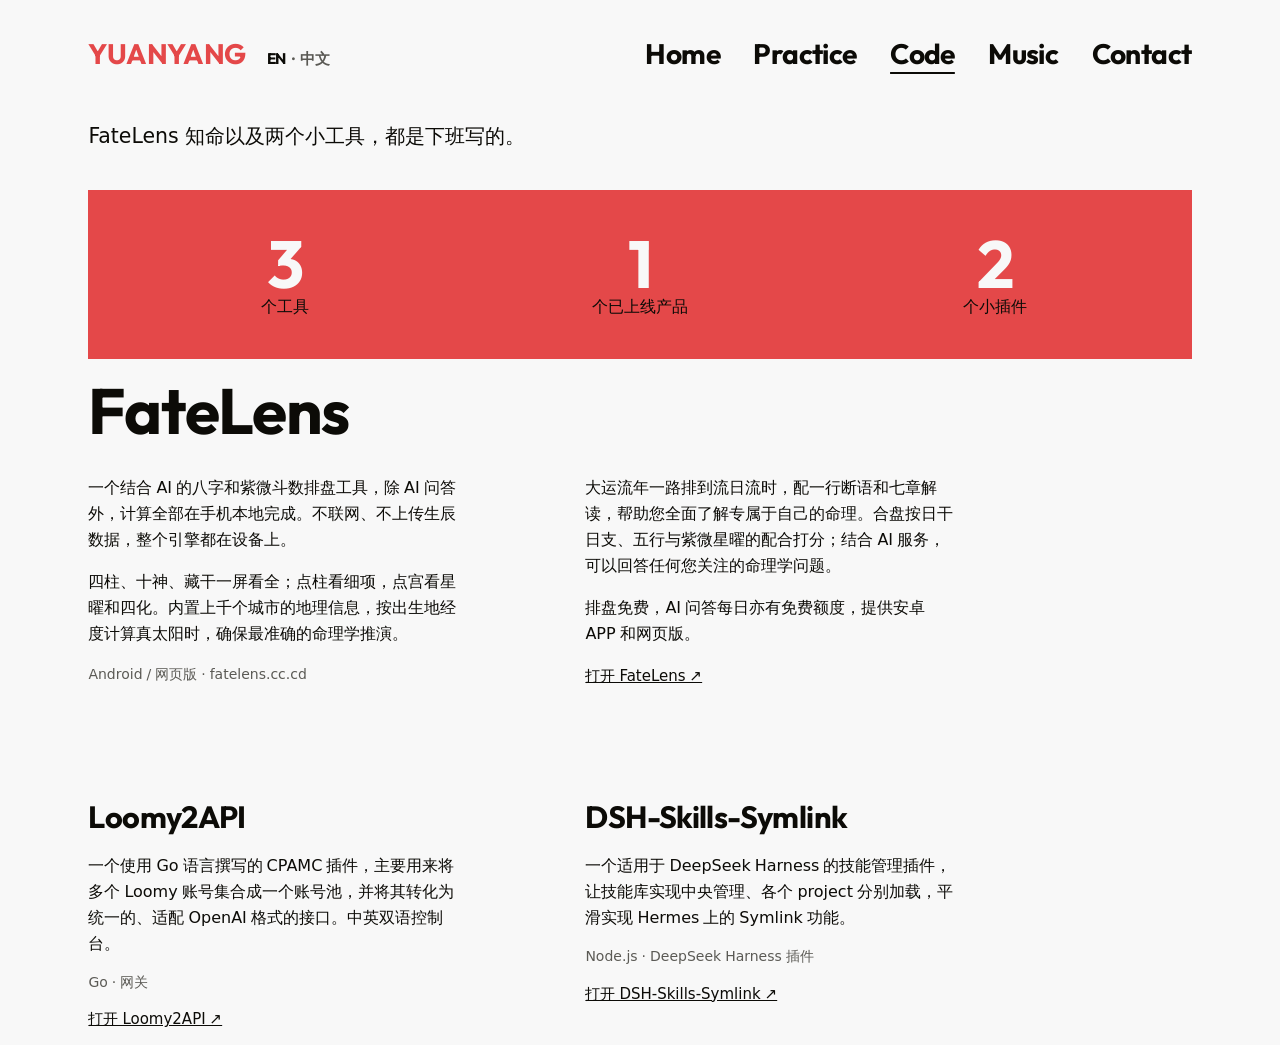
<file: zh/code.html>
<!doctype html>
<html lang="zh-Hans">
<head>
<meta charset="utf-8">
<meta name="viewport" content="width=device-width, initial-scale=1">
<title>Code · Yuanyang</title>
<meta name="description" content="FateLens 知命以及两个小工具，都是下班写的。">
<meta property="og:type" content="website">
<meta property="og:title" content="Code · Yuanyang">
<meta property="og:url" content="https://yuanyang.loc.cc/zh/code.html">
<meta property="og:image" content="https://yuanyang.loc.cc/assets/og.jpg">
<meta property="og:image:width" content="1200">
<meta property="og:image:height" content="630">
<meta name="twitter:card" content="summary_large_image">
<meta name="twitter:image" content="https://yuanyang.loc.cc/assets/og.jpg">
<link rel="alternate" hreflang="en" href="https://yuanyang.loc.cc/code.html">
<link rel="alternate" hreflang="zh-Hans" href="https://yuanyang.loc.cc/zh/code.html">
<link rel="alternate" hreflang="x-default" href="https://yuanyang.loc.cc/code.html">
<link rel="icon" href="../assets/favicon-32.png" sizes="32x32">
<link rel="apple-touch-icon" href="../assets/apple-touch-icon.png">
<link rel="stylesheet" href="../styles.css?v=6">
<style>
.lead-proj{display:block;margin:0 0 clamp(56px,7vw,96px)}
.lead-proj h2{font-size:clamp(38px,5vw,72px);line-height:.95;letter-spacing:-.02em;
              margin:0 0 clamp(20px,3vw,34px)}
.lead-proj .two,.small-projs{display:grid;
                grid-template-columns:minmax(0,1fr) minmax(0,1.4fr);
                gap:clamp(24px,5vw,88px);align-items:start}
.lead-proj .two p{margin:0 0 1em;max-width:46ch}
.stack{font-size:14px;color:var(--muted);margin:0}
.small-projs article h2{font-size:clamp(24px,2.4vw,34px);margin:0 0 12px}
.small-projs article p{margin:0 0 .9em;max-width:46ch}
.go{font-size:15px}
@media (max-width:820px){
  .lead-proj .two,.small-projs{grid-template-columns:1fr}
  /* 手机端：FateLens 与两个小项目、以及两个小项目之间，用同一档间距 */
  .lead-proj{margin-bottom:24px}
  .small-projs{row-gap:24px}
}
</style>
</head>
<body>
  <header class="top wrap">
    <div class="brand">
      <p class="wordmark"><a href="index.html">Yuanyang</a></p>
    <p class="lang" aria-label="Language">
      <a href="../code.html" lang="en">EN</a><span class="sep" aria-hidden="true">·</span><a href="code.html" aria-current="true" lang="zh-Hans">中文</a>
    </p>
    </div>
      <nav class="nav" aria-label="主导航">
        <a href="index.html" class="nav-home">Home</a>
        <a href="practice.html">Practice</a>
        <a href="code.html" aria-current="page">Code</a>
        <a href="music.html">Music</a>
        <a href="contact.html">Contact</a>
      </nav>
  </header>
  <main class="wrap">
    <h1 class="visually-hidden">Code</h1>
    <p class="lede rise">FateLens 知命以及两个小工具，都是下班写的。</p>
    <div class="band rise">
      <p><b>3</b><span>个工具</span></p>
      <p><b>1</b><span>个已上线产品</span></p>
      <p><b>2</b><span>个小插件</span></p>
    </div>

    <article class="lead-proj rise">
      <h2>FateLens</h2>
      <div class="two">
        <div>
          <p>一个结合 AI 的八字和紫微斗数排盘工具，除 AI 问答外，计算全部在手机本地完成。不联网、不上传生辰数据，整个引擎都在设备上。</p>
          <p>四柱、十神、藏干一屏看全；点柱看细项，点宫看星曜和四化。内置上千个城市的地理信息，按出生地经度计算真太阳时，确保最准确的命理学推演。</p>
          <p class="stack">Android / 网页版 · fatelens.cc.cd</p>
        </div>
        <div>
          <p>大运流年一路排到流日流时，配一行断语和七章解读，帮助您全面了解专属于自己的命理。合盘按日干日支、五行与紫微星曜的配合打分；结合 AI 服务，可以回答任何您关注的命理学问题。</p>
          <p>排盘免费，AI 问答每日亦有免费额度，提供安卓 APP 和网页版。</p>
          <p class="go"><a href="https://fatelens.cc.cd">打开 FateLens ↗</a></p>
        </div>
      </div>
    </article>

    <div class="small-projs rise">
      <article>
        <h2>Loomy2API</h2>
        <p>一个使用 Go 语言撰写的 CPAMC 插件，主要用来将多个 Loomy 账号集合成一个账号池，并将其转化为统一的、适配 OpenAI 格式的接口。中英双语控制台。</p>
        <p class="stack">Go · 网关</p>
        <p class="go"><a href="https://github.com/MYSTERY2019/Loomy2api-CPAMC">打开 Loomy2API ↗</a></p>
      </article>
      <article>
        <h2>DSH-Skills-Symlink</h2>
        <p>一个适用于 DeepSeek Harness 的技能管理插件，让技能库实现中央管理、各个 project 分别加载，平滑实现 Hermes 上的 Symlink 功能。</p>
        <p class="stack">Node.js · DeepSeek Harness 插件</p>
        <p class="go"><a href="https://github.com/MYSTERY2019/dsh-skills-symlink">打开 DSH-Skills-Symlink ↗</a></p>
      </article>
    </div>
  </main>
</body>
</html>
</file>
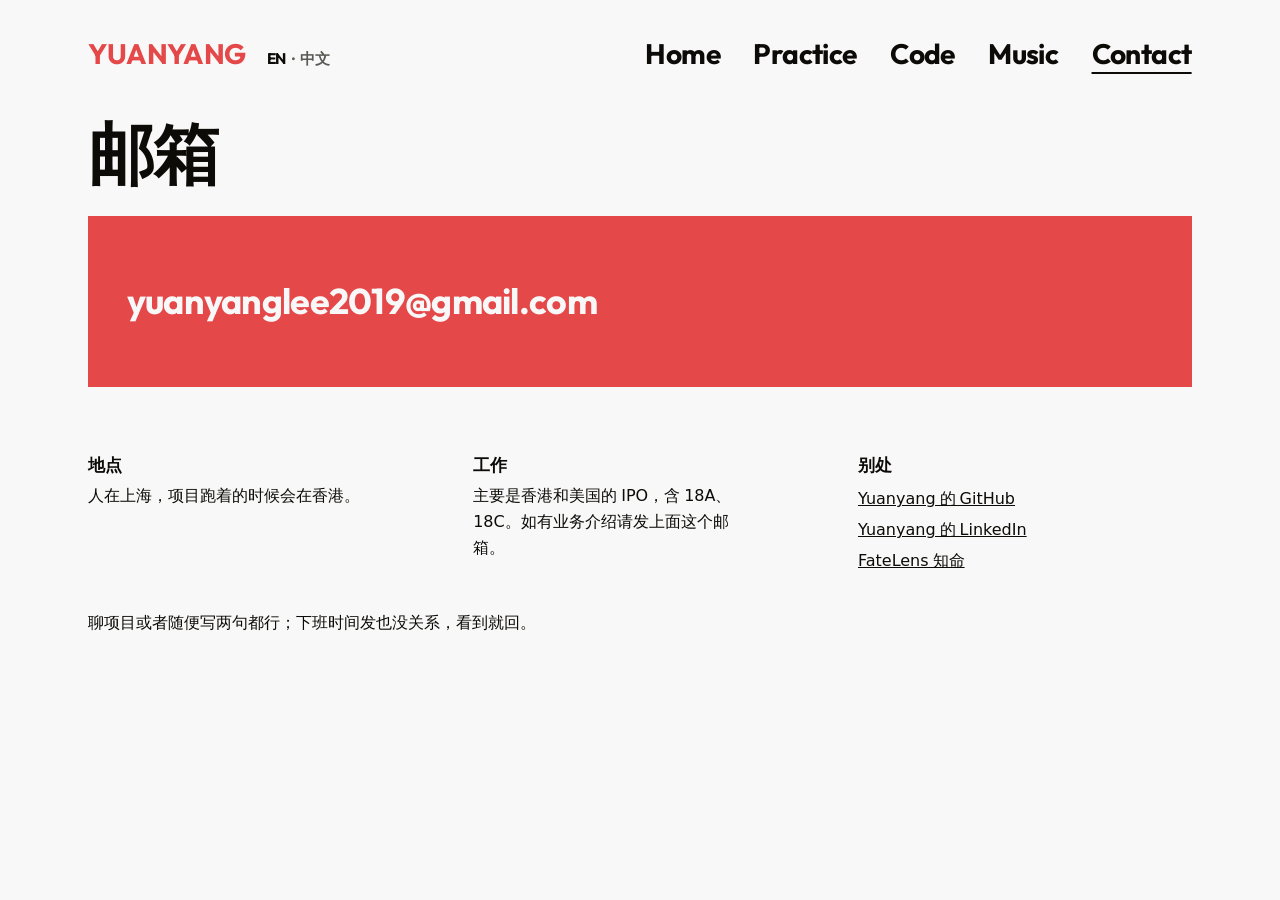
<file: zh/contact.html>
<!doctype html>
<html lang="zh-Hans">
<head>
<meta charset="utf-8">
<meta name="viewport" content="width=device-width, initial-scale=1">
<title>Contact · Yuanyang</title>
<meta property="og:type" content="website">
<meta property="og:title" content="Contact · Yuanyang">
<meta property="og:url" content="https://yuanyang.loc.cc/zh/contact.html">
<meta property="og:image" content="https://yuanyang.loc.cc/assets/og.jpg">
<meta property="og:image:width" content="1200">
<meta property="og:image:height" content="630">
<meta name="twitter:card" content="summary_large_image">
<meta name="twitter:image" content="https://yuanyang.loc.cc/assets/og.jpg">
<link rel="alternate" hreflang="en" href="https://yuanyang.loc.cc/contact.html">
<link rel="alternate" hreflang="zh-Hans" href="https://yuanyang.loc.cc/zh/contact.html">
<link rel="alternate" hreflang="x-default" href="https://yuanyang.loc.cc/contact.html">
<link rel="icon" href="../assets/favicon-32.png" sizes="32x32">
<link rel="apple-touch-icon" href="../assets/apple-touch-icon.png">
<link rel="stylesheet" href="../styles.css?v=6">
<style>
.bigband{
  background:var(--red); color:var(--paper);
  padding:clamp(32px,5vw,72px) clamp(20px,3vw,44px);
  margin:0 0 clamp(36px,5vw,64px);
}
.bigband a{
  font-family:var(--display); font-weight:700;
  font-size:clamp(24px,2.8vw,36px); line-height:1.15; letter-spacing:-.02em;
  text-decoration:none; word-break:break-word;
}
.bigband a:hover{text-decoration:underline;text-underline-offset:8px}
.contact-cols{display:grid;grid-template-columns:repeat(3,minmax(0,1fr));
              gap:clamp(24px,4vw,56px)}
.contact-cols h2{font-size:17px;font-weight:700;margin:0 0 6px}
.contact-cols p{margin:0 0 1.1em;max-width:34ch}
.contact-cols .links3{line-height:1.95}
@media (max-width:820px){.contact-cols{grid-template-columns:1fr}}
</style>
</head>
<body>
  <header class="top wrap">
    <div class="brand">
      <p class="wordmark"><a href="index.html">Yuanyang</a></p>
    <p class="lang" aria-label="Language">
      <a href="../contact.html" lang="en">EN</a><span class="sep" aria-hidden="true">·</span><a href="contact.html" aria-current="true" lang="zh-Hans">中文</a>
    </p>
    </div>
      <nav class="nav" aria-label="主导航">
        <a href="index.html" class="nav-home">Home</a>
        <a href="practice.html">Practice</a>
        <a href="code.html">Code</a>
        <a href="music.html">Music</a>
        <a href="contact.html" aria-current="page">Contact</a>
      </nav>
  </header>
  <main class="wrap">
    <h1 class="rise">邮箱</h1>
    <div class="bigband rise"><a href="mailto:yuanyanglee2019@gmail.com">yuanyanglee2019@gmail.com</a></div>
    <div class="contact-cols rise">
      <div>
        <h2 class="rise">地点</h2>
        <p class="rise">人在上海，项目跑着的时候会在香港。</p>
      </div>
      <div>
        <h2 class="rise">工作</h2>
        <p class="rise">主要是香港和美国的 IPO，含 18A、18C。如有业务介绍请发上面这个邮箱。</p>
      </div>
      <div>
        <h2 class="rise">别处</h2>
        <p class="rise links3"><a href="https://github.com/MYSTERY2019">Yuanyang 的 GitHub</a><br>
           <a href="https://www.linkedin.com/in/yuanyanglee/">Yuanyang 的 LinkedIn</a><br>
           <a href="https://fatelens.cc.cd">FateLens 知命</a></p>
      </div>
    </div>
    <p class="note rise">聊项目或者随便写两句都行；下班时间发也没关系，看到就回。</p>
  </main>
</body>
</html>
</file>
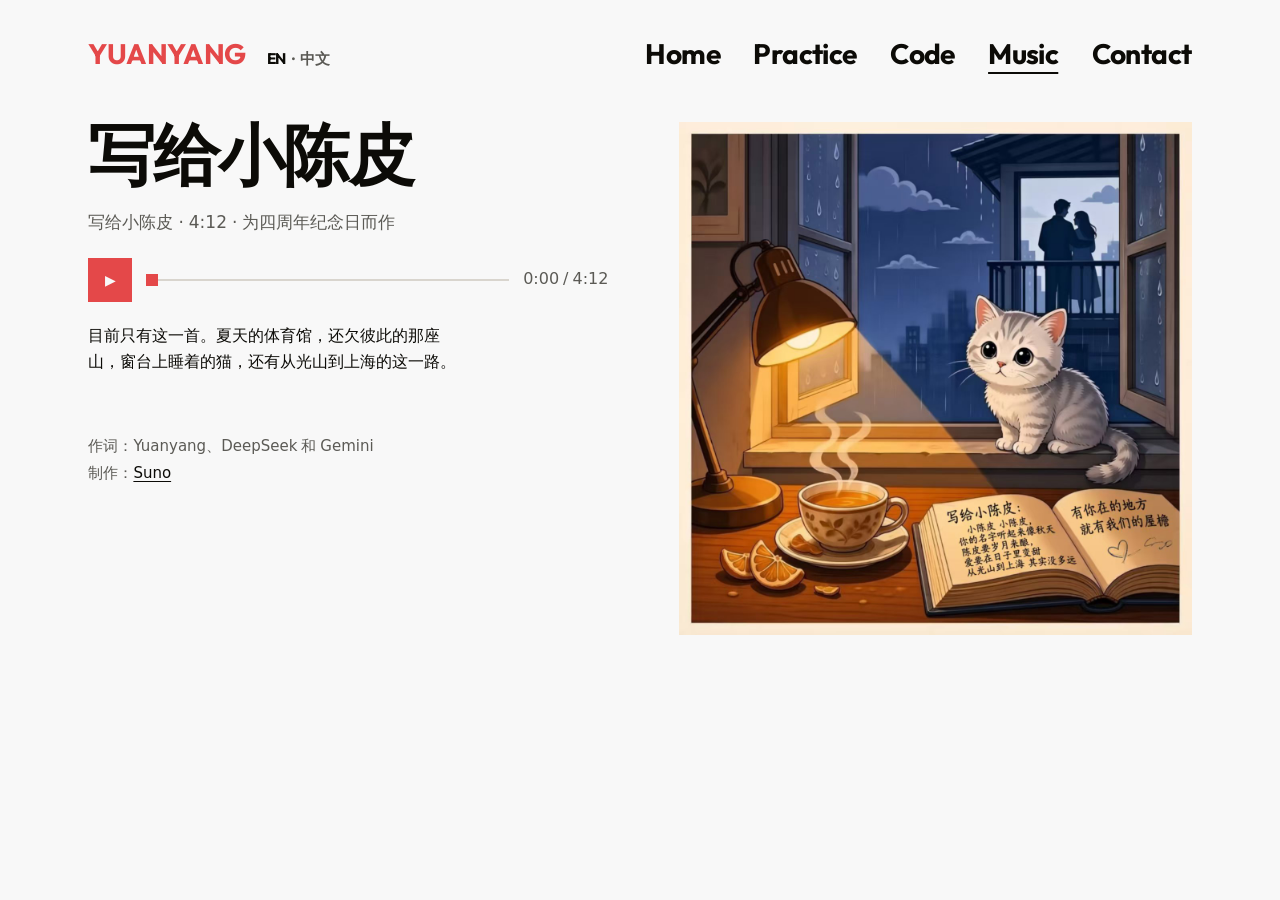
<file: zh/music.html>
<!doctype html>
<html lang="zh-Hans">
<head>
<meta charset="utf-8">
<meta name="viewport" content="width=device-width, initial-scale=1">
<title>Music · Yuanyang</title>
<meta property="og:type" content="website">
<meta property="og:title" content="Music · Yuanyang">
<meta property="og:url" content="https://yuanyang.loc.cc/zh/music.html">
<meta property="og:image" content="https://yuanyang.loc.cc/assets/og.jpg">
<meta property="og:image:width" content="1200">
<meta property="og:image:height" content="630">
<meta name="twitter:card" content="summary_large_image">
<meta name="twitter:image" content="https://yuanyang.loc.cc/assets/og.jpg">
<link rel="alternate" hreflang="en" href="https://yuanyang.loc.cc/music.html">
<link rel="alternate" hreflang="zh-Hans" href="https://yuanyang.loc.cc/zh/music.html">
<link rel="alternate" hreflang="x-default" href="https://yuanyang.loc.cc/music.html">
<link rel="icon" href="../assets/favicon-32.png" sizes="32x32">
<link rel="apple-touch-icon" href="../assets/apple-touch-icon.png">
<link rel="stylesheet" href="../styles.css?v=6">
<style>
.music{display:grid;grid-template-columns:minmax(0,1.02fr) minmax(0,.98fr);
       gap:clamp(28px,4.5vw,80px);align-items:start}
.music .left{display:flex;flex-direction:column;gap:clamp(16px,2.4vh,28px)}
.music h1{font-size:clamp(38px,5.2vw,74px);line-height:.98;letter-spacing:-.03em;margin:0}
.music .sub{font-size:17px;color:var(--muted);margin:0}
.music .story{max-width:46ch;margin:0}
.music .credits{margin:clamp(20px,4vh,52px) 0 0;font-size:15px;color:var(--muted)}
.music .credits p{margin:0;line-height:1.75}
.music .credits a{color:var(--ink);text-decoration:underline;text-underline-offset:3px}
.sleeve{margin:0}
.sleeve img{display:block;width:100%;height:auto}
.music .p2-btn{background:var(--red);border-color:var(--red);color:var(--paper)}
.music .p2-btn:hover,.music .p2-btn:focus-visible{background:var(--ink);border-color:var(--ink);color:var(--paper)}
@media (max-width:880px){
  .music{grid-template-columns:1fr}
  .sleeve{order:-1}
}
</style>
</head>
<body>
  <header class="top wrap">
    <div class="brand">
      <p class="wordmark"><a href="index.html">Yuanyang</a></p>
    <p class="lang" aria-label="Language">
      <a href="../music.html" lang="en">EN</a><span class="sep" aria-hidden="true">·</span><a href="music.html" aria-current="true" lang="zh-Hans">中文</a>
    </p>
    </div>
      <nav class="nav" aria-label="主导航">
        <a href="index.html" class="nav-home">Home</a>
        <a href="practice.html">Practice</a>
        <a href="code.html">Code</a>
        <a href="music.html" aria-current="page">Music</a>
        <a href="contact.html">Contact</a>
      </nav>
  </header>
  <main class="wrap">
    <div class="music">
      <div class="left">
        <h1 class="rise">写给小陈皮</h1>
        <p class="sub rise">写给小陈皮 · 4:12 · 为四周年纪念日而作</p>
        <div class="player2 rise" data-src="../assets/xiao-chenpi-web.mp3" data-label="写给小陈皮">
          <span class="p2-time">0:00 / 4:12</span>
          <button class="p2-btn" type="button" aria-label="播放《写给小陈皮》">&#9654;</button>
          <div class="p2-track"><input type="range" min="0" max="100" value="0" step="0.1" aria-label="进度"></div>
        </div>
        <p class="story rise">目前只有这一首。夏天的体育馆，还欠彼此的那座山，窗台上睡着的猫，还有从光山到上海的这一路。</p>
        <div class="credits rise">
          <p>作词：Yuanyang、DeepSeek 和 Gemini</p>
          <p>制作：<a href="https://suno.com">Suno</a></p>
        </div>
      </div>
      <figure class="sleeve rise">
        <img src="../assets/xiao-chenpi-cover.jpg" alt="歌曲封面" width="1280" height="1280">
      </figure>
    </div>
    <script src="../assets/player.js" defer></script>
  </main>
</body>
</html>
</file>
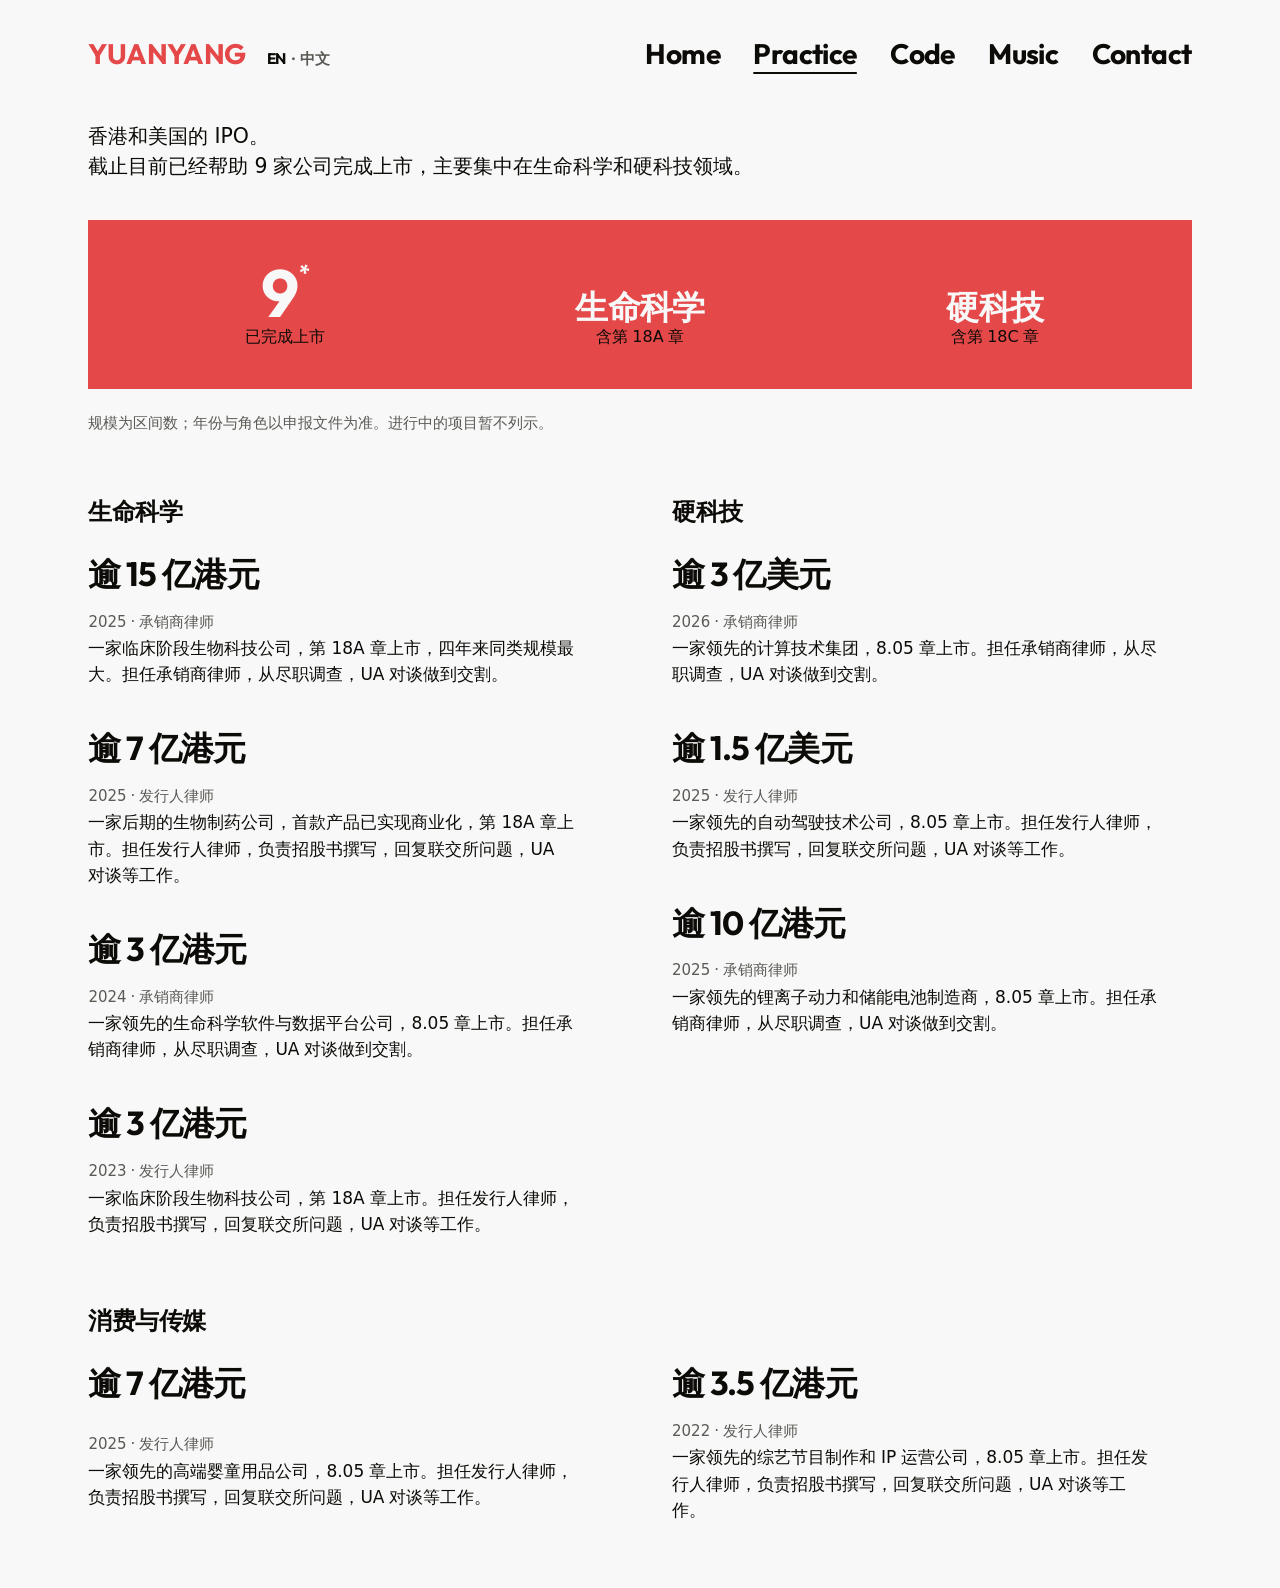
<file: zh/practice.html>
<!doctype html>
<html lang="zh-Hans">
<head>
<meta charset="utf-8">
<meta name="viewport" content="width=device-width, initial-scale=1">
<title>Practice · Yuanyang</title>
<meta name="description" content="我是 Yuanyang，一名资本市场律师，base 上海，执业领域主要为香港以及美国 IPO，以 18A 生物科技、18C 硬科技为主。">
<meta property="og:type" content="website">
<meta property="og:title" content="Practice · Yuanyang">
<meta property="og:url" content="https://yuanyang.loc.cc/zh/practice.html">
<meta property="og:image" content="https://yuanyang.loc.cc/assets/og.jpg">
<meta property="og:image:width" content="1200">
<meta property="og:image:height" content="630">
<meta name="twitter:card" content="summary_large_image">
<meta name="twitter:image" content="https://yuanyang.loc.cc/assets/og.jpg">
<link rel="alternate" hreflang="en" href="https://yuanyang.loc.cc/practice.html">
<link rel="alternate" hreflang="zh-Hans" href="https://yuanyang.loc.cc/zh/practice.html">
<link rel="alternate" hreflang="x-default" href="https://yuanyang.loc.cc/practice.html">
<link rel="icon" href="../assets/favicon-32.png" sizes="32x32">
<link rel="apple-touch-icon" href="../assets/apple-touch-icon.png">
<link rel="stylesheet" href="../styles.css?v=6">
<style>
.deals{list-style:none;margin:0;padding:0}
.groups{display:grid;grid-template-columns:repeat(2,minmax(0,1fr));gap:0 clamp(32px,5vw,80px)}
.groups .group:last-child{grid-column:1 / -1}
.groups .group:last-child .deals{display:grid;grid-template-columns:repeat(2,minmax(0,1fr));gap:0 clamp(32px,5vw,80px)}
.groups .group:last-child{grid-column:1 / -1}
.deals li{
  display:grid;grid-template-columns:minmax(0,1fr);gap:2px;
  padding:clamp(9px,1vw,14px) 0;
}
.amt{display:block;font-family:var(--display);font-weight:700;
     font-size:clamp(26px,2.6vw,36px);letter-spacing:-.02em;line-height:1.05}
.desc{max-width:54ch;font-size:17px;line-height:1.55}
.role{display:block;color:var(--muted);font-size:15px;margin-bottom:2px}
.d2{display:block}
.group{margin:0 0 clamp(20px,2.6vw,34px)}
.group h2{font-size:clamp(20px,1.9vw,26px);margin:0 0 clamp(8px,1vw,14px)}
.note{font-size:15px;color:var(--muted);margin:0 0 clamp(34px,4.4vw,58px)}
@media (max-width:980px){
  .groups{grid-template-columns:1fr}
  .groups .group:last-child .deals{grid-template-columns:1fr}
}
</style>
</head>
<body>
  <header class="top wrap">
    <div class="brand">
      <p class="wordmark"><a href="index.html">Yuanyang</a></p>
    <p class="lang" aria-label="Language">
      <a href="../practice.html" lang="en">EN</a><span class="sep" aria-hidden="true">·</span><a href="practice.html" aria-current="true" lang="zh-Hans">中文</a>
    </p>
    </div>
      <nav class="nav" aria-label="主导航">
        <a href="index.html" class="nav-home">Home</a>
        <a href="practice.html" aria-current="page">Practice</a>
        <a href="code.html">Code</a>
        <a href="music.html">Music</a>
        <a href="contact.html">Contact</a>
      </nav>
  </header>
  <main class="wrap">
    <h1 class="visually-hidden">Practice</h1>
    <p class="lede rise">香港和美国的 IPO。<br>截止目前已经帮助 9 家公司完成上市，主要集中在生命科学和硬科技领域。</p>
    <div class="band rise">
      <p><b>9<span class="ast">*</span></b><span>已完成上市</span></p>
      <p><b class="track">生命科学</b><span>含第 18A 章</span></p>
      <p><b class="track">硬科技</b><span>含第 18C 章</span></p>
    </div>
    <p class="note rise">规模为区间数；年份与角色以申报文件为准。进行中的项目暂不列示。</p>
    <div class="groups">
    <section class="group rise">
      <h2>生命科学</h2>
      <ol class="deals">
        <li class="rise"><span class="amt">逾 15 亿港元</span><p class="desc"><span class="role">2025 · 承销商律师</span><span class="d2">一家临床阶段生物科技公司，第 18A 章上市，四年来同类规模最大。担任承销商律师，从尽职调查，UA 对谈做到交割。</span></p></li>
        <li class="rise"><span class="amt">逾 7 亿港元</span><p class="desc"><span class="role">2025 · 发行人律师</span><span class="d2">一家后期的生物制药公司，首款产品已实现商业化，第 18A 章上市。担任发行人律师，负责招股书撰写，回复联交所问题，UA 对谈等工作。</span></p></li>
        <li class="rise"><span class="amt">逾 3 亿港元</span><p class="desc"><span class="role">2024 · 承销商律师</span><span class="d2">一家领先的生命科学软件与数据平台公司，8.05 章上市。担任承销商律师，从尽职调查，UA 对谈做到交割。</span></p></li>
        <li class="rise"><span class="amt">逾 3 亿港元</span><p class="desc"><span class="role">2023 · 发行人律师</span><span class="d2">一家临床阶段生物科技公司，第 18A 章上市。担任发行人律师，负责招股书撰写，回复联交所问题，UA 对谈等工作。</span></p></li>
      </ol>
    </section>    <section class="group rise">
      <h2>硬科技</h2>
      <ol class="deals">
        <li class="rise"><span class="amt">逾 3 亿美元</span><p class="desc"><span class="role">2026 · 承销商律师</span><span class="d2">一家领先的计算技术集团，8.05 章上市。担任承销商律师，从尽职调查，UA 对谈做到交割。</span></p></li>
        <li class="rise"><span class="amt">逾 1.5 亿美元</span><p class="desc"><span class="role">2025 · 发行人律师</span><span class="d2">一家领先的自动驾驶技术公司，8.05 章上市。担任发行人律师，负责招股书撰写，回复联交所问题，UA 对谈等工作。</span></p></li>
        <li class="rise"><span class="amt">逾 10 亿港元</span><p class="desc"><span class="role">2025 · 承销商律师</span><span class="d2">一家领先的锂离子动力和储能电池制造商，8.05 章上市。担任承销商律师，从尽职调查，UA 对谈做到交割。</span></p></li>
      </ol>
    </section>    <section class="group rise">
      <h2>消费与传媒</h2>
      <ol class="deals">
        <li class="rise"><span class="amt">逾 7 亿港元</span><p class="desc"><span class="role">2025 · 发行人律师</span><span class="d2">一家领先的高端婴童用品公司，8.05 章上市。担任发行人律师，负责招股书撰写，回复联交所问题，UA 对谈等工作。</span></p></li>
        <li class="rise"><span class="amt">逾 3.5 亿港元</span><p class="desc"><span class="role">2022 · 发行人律师</span><span class="d2">一家领先的综艺节目制作和 IP 运营公司，8.05 章上市。担任发行人律师，负责招股书撰写，回复联交所问题，UA 对谈等工作。</span></p></li>
      </ol>
    </section>
    </div>
  </main>
</body>
</html>
</file>
<file: styles.css>
/* self-hosted webfonts: latin subset only, no request leaves the site */
@font-face{font-family:'Outfit';font-style:normal;font-weight:700;font-display:swap;
  src:url('assets/fonts/outfit-700.woff2') format('woff2')}
@font-face{font-family:'Atkinson Hyperlegible';font-style:normal;font-weight:400;font-display:swap;
  src:url('assets/fonts/atkinson-hyperlegible-400.woff2') format('woff2')}
@font-face{font-family:'Atkinson Hyperlegible';font-style:normal;font-weight:700;font-display:swap;
  src:url('assets/fonts/atkinson-hyperlegible-700.woff2') format('woff2')}
@font-face{font-family:'Atkinson Hyperlegible';font-style:italic;font-weight:400;font-display:swap;
  src:url('assets/fonts/atkinson-hyperlegible-400-italic.woff2') format('woff2')}
/* shared chrome for site-v4-lene */
:root{
  --red:#E44849; --paper:#F8F8F8; --ink:#0C0B07; --muted:#5B5A55;
  --display:"Outfit","Segoe UI",Roboto,"Helvetica Neue",Arial,sans-serif;
  --base:"Atkinson Hyperlegible",system-ui,sans-serif;
  --gutter:clamp(20px,3vw,44px);
}
*{box-sizing:border-box}
html,body{margin:0}
body{
  background:var(--paper); color:var(--ink);
  font-family:var(--base); font-size:clamp(16px,1.1vw,17px); line-height:1.62;
  -webkit-font-smoothing:antialiased;
}
.wrap{max-width:1180px;margin:0 auto;padding:0 var(--gutter)}
.visually-hidden{position:absolute;width:1px;height:1px;padding:0;margin:-1px;
  overflow:hidden;clip:rect(0 0 0 0);white-space:nowrap;border:0}
.top{display:flex;justify-content:space-between;align-items:baseline;gap:24px;flex-wrap:wrap;
     padding:clamp(22px,2.4vw,36px) var(--gutter) clamp(26px,3.6vw,52px)}
.brand{display:flex;align-items:baseline;gap:clamp(12px,1.6vw,22px);flex-wrap:wrap;min-width:0}
.wordmark{font-family:var(--display);font-weight:700;
          font-size:clamp(22px,2.2vw,30px);letter-spacing:-.01em;
          text-transform:uppercase;margin:0;line-height:1.15}
.wordmark a,
.wordmark a:link,
.wordmark a:visited{color:var(--red);text-decoration:none}
.lang{margin:0;font-family:var(--display);font-weight:700;
       font-size:clamp(14px,1.2vw,16px);letter-spacing:-.01em;line-height:1.15;
       color:var(--muted);white-space:nowrap}
.lang a{text-decoration:none;color:var(--ink)}
.lang a:hover,.lang a:focus-visible{color:var(--red);text-decoration:underline;text-underline-offset:4px}
.lang a[aria-current="true"]{color:var(--muted);pointer-events:none}
.lang .sep{margin:0 .35em;color:var(--muted)}
a{color:inherit}
.nav{display:flex;gap:clamp(18px,2.6vw,44px);flex-wrap:wrap;align-items:baseline}
.nav a{text-decoration:none;font-family:var(--display);font-weight:700;
       font-size:clamp(22px,2.2vw,30px);letter-spacing:-.02em}
.nav a:hover,.nav a:focus-visible{color:var(--red);text-decoration:underline;text-underline-offset:8px}
.nav a[aria-current="page"]{text-decoration:underline;text-underline-offset:8px}
h1{font-family:var(--display);font-weight:700;font-size:clamp(40px,5.2vw,74px);
   line-height:.95;letter-spacing:-.03em;margin:0 0 clamp(18px,2.6vw,30px)}
h2{font-family:var(--display);font-weight:700;letter-spacing:-.02em;margin:0}
.lede{font-size:clamp(19px,1.6vw,23px);line-height:1.45;max-width:74ch;margin:0 0 clamp(22px,3vw,38px);text-wrap:balance}

/* the colour band: same red as the hero, used as a field, never as an accent */
.band{
  background:var(--red); color:var(--paper);
  padding:clamp(22px,3vw,40px) clamp(20px,3vw,44px);
  margin:0 0 clamp(14px,1.8vw,22px);
  display:grid; grid-template-columns:repeat(3,minmax(0,1fr));
  gap:clamp(20px,3vw,48px); align-items:end; justify-items:center;
}
.band p{margin:0;max-width:28ch;color:var(--ink);text-align:center}
.band b{display:flex;align-items:flex-end;justify-content:center;
        height:clamp(40px,5.2vw,72px);font-family:var(--display);font-weight:700;
        color:var(--paper);font-size:clamp(38px,5.2vw,72px);line-height:.95;letter-spacing:-.02em}
.band .band-note{font-size:15px;line-height:1.5}
.band b.track{font-size:clamp(24px,2.6vw,36px);line-height:1}
.band .ast{font-size:.34em;align-self:flex-start;margin-top:.15em;margin-left:.05em}

.player2{display:grid;grid-template-columns:44px minmax(0,1fr) auto;gap:14px;align-items:center;max-width:520px}
.player2 .p2-btn{order:1}.player2 .p2-track{order:2}.player2 .p2-time{order:3}
.p2-btn{width:44px;height:44px;border:1.5px solid var(--ink);background:none;color:var(--ink);
        font-size:14px;line-height:1;cursor:pointer;display:grid;place-items:center;padding:0}
.p2-btn:hover,.p2-btn:focus-visible{background:var(--ink);color:var(--paper)}
.p2-track{position:relative;height:2px;background:#D9D5CE}
.p2-track input{position:absolute;left:0;right:0;top:-10px;width:100%;height:22px;margin:0;
                background:none;-webkit-appearance:none;appearance:none;cursor:pointer}
.p2-track input::-webkit-slider-thumb{-webkit-appearance:none;width:12px;height:12px;background:var(--red);border:0;border-radius:0}
.p2-track input::-moz-range-thumb{width:12px;height:12px;background:var(--red);border:0;border-radius:0}
.p2-time{font-size:16px;color:var(--muted);font-variant-numeric:tabular-nums;white-space:nowrap}
.foot{border:0;padding:clamp(44px,7vw,92px) 0 clamp(28px,4vw,44px);font-size:14px;color:var(--muted)}
.foot a{text-decoration:none;color:var(--ink)}
.foot a:hover{text-decoration:underline}
@media (prefers-reduced-motion:no-preference){
  .rise{animation:rise .7s cubic-bezier(.2,.7,.2,1) both}
  .rise:nth-of-type(2){animation-delay:.07s}.rise:nth-of-type(3){animation-delay:.14s}
  .rise:nth-of-type(4){animation-delay:.21s}.rise:nth-of-type(5){animation-delay:.28s}
  .rise:nth-of-type(6){animation-delay:.35s}
  @keyframes rise{from{opacity:0;transform:translateY(14px)}to{opacity:1;transform:none}}
}
@media (max-width:520px){
  .top{flex-direction:column;align-items:flex-start;gap:10px;padding-bottom:clamp(18px,4vw,28px)}
  .nav{display:flex;flex-wrap:nowrap;gap:clamp(10px,3.4vw,18px);justify-content:flex-start}
  .nav-home{display:none}
}
@media (max-width:820px){
  .band{grid-template-columns:1fr;gap:18px;align-items:start}
}
</file>
